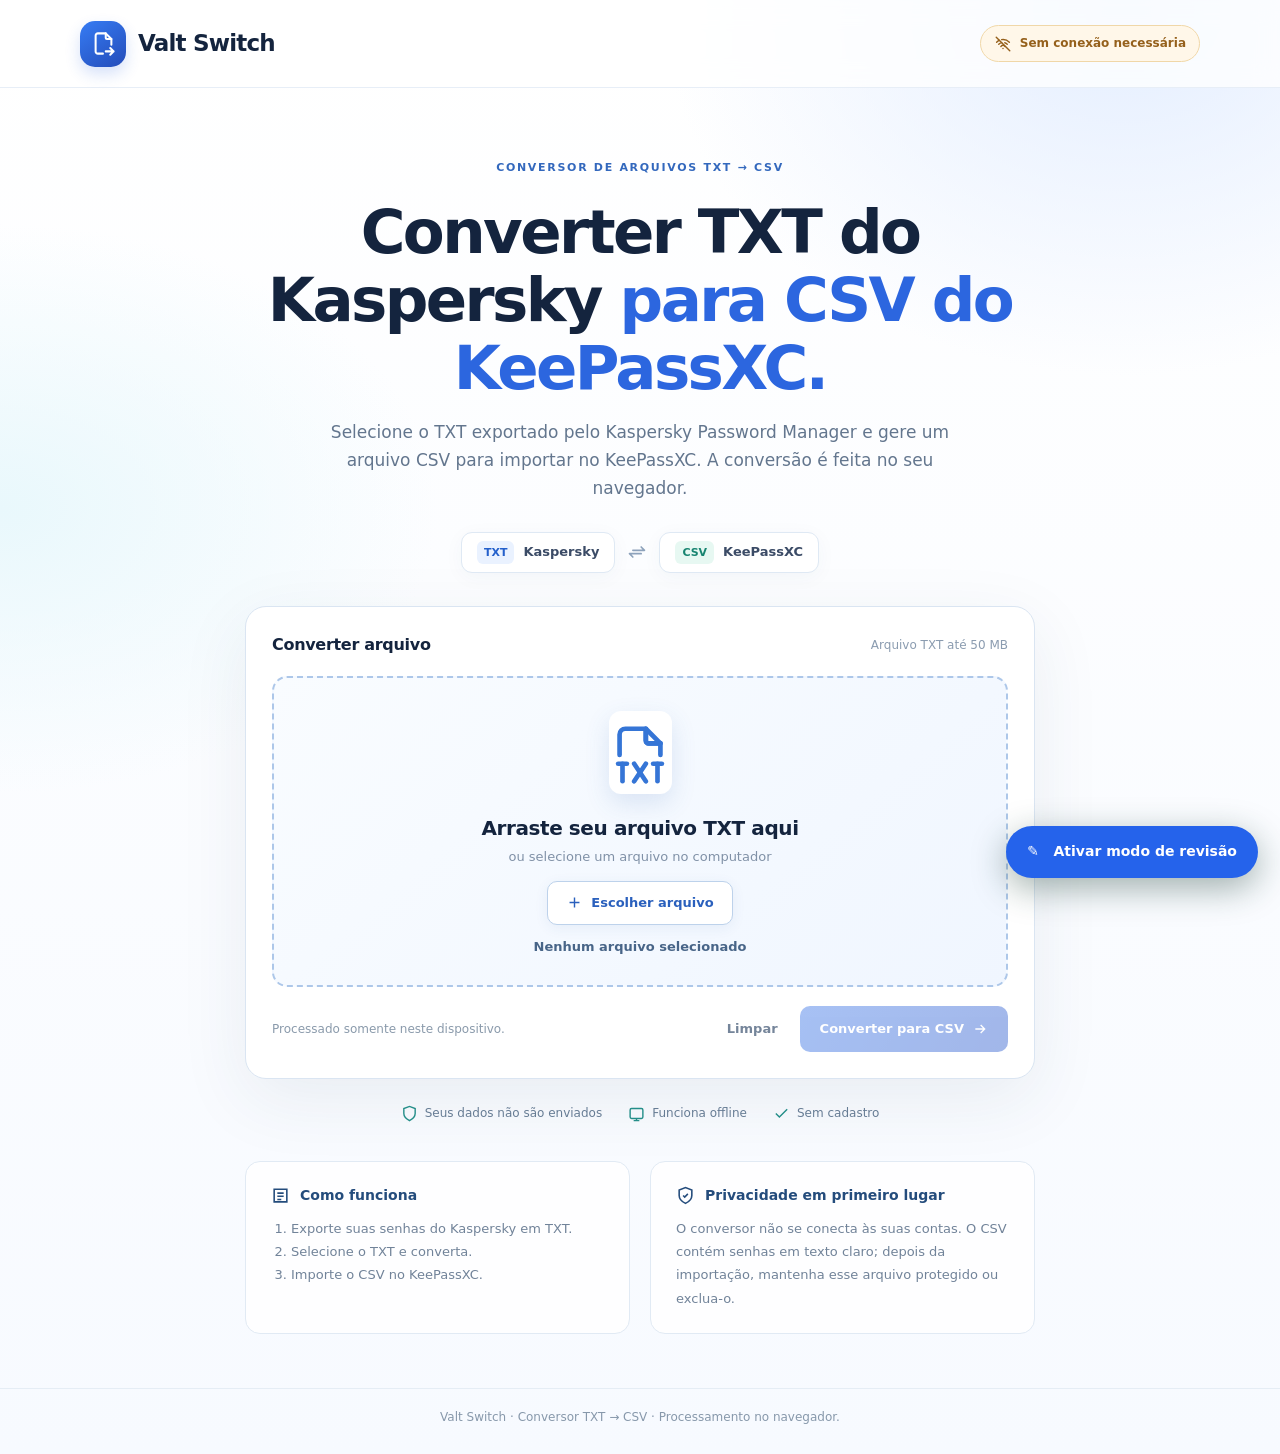
<file: index.html>
<!doctype html>
<html lang="pt-BR">
<head>
<meta charset="UTF-8">
<meta name="viewport" content="width=device-width,initial-scale=1">
<meta name="color-scheme" content="light">
<title>Valt Switch — Kaspersky TXT para KeePassXC CSV</title>
<meta name="description" content="Converta localmente arquivos TXT do Kaspersky Password Manager em CSV para KeePassXC.">
<link rel="stylesheet" href="_review/technolife-review.css">
<script defer src="_review/technolife-review.js" data-project="VAULTSWITCH" data-revision="layout-r3"></script>
<style>
:root{color-scheme:light;--ink:#14243e;--muted:#63768e;--blue:#316be4;--stroke:#dce6f2}
*{box-sizing:border-box}
html{scroll-behavior:smooth}
body{margin:0;font:16px/1.55 system-ui,-apple-system,"Segoe UI",Roboto,sans-serif;color:var(--ink);-webkit-font-smoothing:antialiased}
button,input{font:inherit}button{cursor:pointer}button:disabled{cursor:not-allowed}
.site{min-height:100vh;background:radial-gradient(ellipse 38% 380px at 88% 1%,#e4eeff 0%,transparent 95%),radial-gradient(ellipse 36% 300px at 0% 35%,#e9f8fc 0%,transparent 95%),linear-gradient(#fff,#f7faff)}
.wrap{max-width:1120px;width:calc(100% - 60px);margin:auto}
.topbar{height:88px;background:#ffffffbd;border-bottom:1px solid #e7eef7;backdrop-filter:blur(12px)}
.topbar .wrap{height:100%;display:flex;justify-content:space-between;align-items:center}
.brand{display:flex;align-items:center;gap:12px;color:inherit;text-decoration:none}
.brand-mark{width:46px;height:46px;border-radius:15px;display:grid;place-items:center;background:linear-gradient(145deg,#367cf4,#244cb9);box-shadow:0 7px 15px #265ddd30;color:white}
.brand-mark svg{width:26px;height:26px}.brand strong{font-size:23px;letter-spacing:-.8px;font-weight:800}.brand-mark svg{width:27px;height:27px;stroke-width:1.8}
.offline{display:flex;align-items:center;gap:8px;border:1px solid #f0d7a8;background:#fff7e9;color:#95601b;border-radius:30px;padding:8px 13px;font-size:12px;font-weight:740}.offline svg{display:block;width:18px;height:18px;stroke-width:1.9}

.hero{padding:66px 0 33px;text-align:center}
.eyebrow{font-size:11px;color:#3368bd;font-weight:800;letter-spacing:1.7px;text-transform:uppercase}
.hero h1{font-size:clamp(36px,5.2vw,61px);letter-spacing:-2.6px;line-height:1.12;max-width:850px;margin:19px auto 15px}
.hero h1 em{font-style:normal;color:#2c66df}
.hero p{max-width:645px;margin:auto;color:var(--muted);font-size:17px;line-height:1.65}
.formats{display:flex;justify-content:center;align-items:center;gap:12px;margin:30px auto 0}
.format{display:flex;align-items:center;gap:9px;font-size:13px;font-weight:750;color:#3b4b66;border:1px solid #dfe9f4;background:#fff;border-radius:11px;padding:8px 15px;box-shadow:0 4px 20px #2147650a}
.format b{padding:3px 7px;border-radius:6px;color:#2460cb;background:#eaf2ff;font-size:11px}
.format:last-child b{color:#178470;background:#e7f8f2}
.format-arrow{color:#8da2bb;display:grid}.format-arrow svg{width:20px;height:20px}
.converter-card{max-width:790px;margin:auto;border:1px solid #dae5f2;background:#fff;border-radius:21px;padding:26px;box-shadow:0 20px 70px #253b5b14}
.card-head{display:flex;justify-content:space-between;align-items:center;margin-bottom:18px;gap:8px}
.card-head h2{font-size:16px;letter-spacing:-.3px;margin:0}.card-head span{color:#8b9cb0;font-size:12px}
.drop{min-height:268px;padding:28px 20px;text-align:center;display:flex;flex-direction:column;align-items:center;justify-content:center;background:linear-gradient(140deg,#f9fcff,#f0f6ff);border:2px dashed #adc7e9;border-radius:15px;transition:background .2s,border-color .2s,transform .2s}
.drop.drag,.drop:hover{border-color:#4b84e0;background:#ebf4ff}
.drop.drag{transform:scale(1.004)}
.file-icon{height:98px;width:93px;display:grid;place-items:center;position:relative;color:#3575d6;margin-bottom:9px}
.file-icon:before{content:"";position:absolute;inset:5px 15px 10px;background:white;border-radius:12px;box-shadow:0 9px 25px #3c6db426}
.file-icon svg{z-index:1;width:70px;height:70px;stroke-width:1.6}
.drop strong{font-size:20px;letter-spacing:-.4px}.drop-desc{font-size:13px;color:#8091a7;margin-top:3px}
.file-button{display:inline-flex;align-items:center;justify-content:center;gap:8px;margin-top:14px;padding:11px 18px;background:#fff;border:1px solid #bdd2eb;border-radius:10px;color:#2a60bd;font-weight:750;font-size:13px;box-shadow:0 3px 14px #25559912;cursor:pointer}
.file-button:hover{box-shadow:0 6px 19px #25559924}.file-button svg{width:17px;height:17px}
.file-button:focus-within{outline:3px solid #97beff;outline-offset:2px}
input[type=file]{position:absolute;width:1px;height:1px;opacity:0;pointer-events:none}
.file-name{max-width:100%;overflow-wrap:anywhere;margin:12px 0 0;color:#486588;font-weight:650;font-size:13px}
.action-row{margin-top:19px;display:flex;align-items:center;justify-content:space-between;gap:14px}
.action-row .hint{font-size:12px;color:#8a9aab}
.actions{display:flex;gap:10px;align-items:center}
.primary-action{background:linear-gradient(120deg,#326fe6,#2858cd);border:0;color:white;border-radius:10px;padding:13px 20px;font-size:13px;font-weight:750;display:flex;gap:8px;align-items:center;box-shadow:0 9px 20px #2b60d02b}
.primary-action:hover:not(:disabled){background:#2554c8}.primary-action:disabled{opacity:.43;box-shadow:none}.primary-action svg{width:16px;height:16px}
.reset-action{padding:10px 12px;border:0;background:transparent;color:#75859a;font-size:13px;font-weight:700}.reset-action:hover{background:#f3f7fd;border-radius:8px}
.status{margin-top:17px;padding:13px 16px;border-radius:11px;font-size:13px;background:#edf4fb;color:#35516e}
.status.ok{background:#e8f8ef;color:#11643e}.status.bad{background:#ffefed;color:#a42c2c}
.status[hidden],.details[hidden]{display:none}.details{margin-top:10px;padding:10px 15px;border:1px solid #e4ebf4;background:#fbfdff;border-radius:10px;font-size:13px;color:#566c87}.details ul{margin:4px 0;padding-left:20px}
.benefits{max-width:830px;margin:25px auto 38px;display:flex;justify-content:center;gap:26px;flex-wrap:wrap;color:#667c94;font-size:12px}
.benefits span{display:flex;gap:7px;align-items:center}.benefits svg{width:17px;height:17px;color:#248e89}
.info-grid{max-width:790px;margin:0 auto 54px;display:grid;grid-template-columns:1fr 1fr;gap:20px}
.info-card{background:#fffd;border:1px solid #e1eaf4;border-radius:15px;padding:23px 25px}
.info-card h2{display:flex;align-items:center;gap:10px;font-size:14px;color:#244c7c;margin:0}
.info-card h2 svg{width:19px;height:19px}.info-card p,.info-card ol{font-size:13px;color:#718399;line-height:1.8;margin:10px 0 0}.info-card ol{padding-left:20px}
footer{border-top:1px solid #e5edf5;text-align:center;color:#8798ab;font-size:12px;padding:19px 0 27px}
button:focus-visible,.file-button:focus-visible{outline:3px solid #9ac0ff;outline-offset:3px}
@media(max-width:650px){.topbar{height:72px}.wrap{width:calc(100% - 32px)}.hero{padding:44px 0 30px}.hero h1{font-size:clamp(34px,9vw,45px);letter-spacing:-1.5px}.hero p{font-size:15px}.converter-card{padding:15px;border-radius:17px}.drop{min-height:255px;padding:23px 12px}.action-row{flex-direction:column;align-items:stretch}.actions{flex-direction:column-reverse;align-items:stretch}.primary-action,.reset-action{justify-content:center;width:100%}.action-row .hint{text-align:center}.formats{gap:5px}.format{gap:5px;padding:7px 9px;font-size:11px}.format b{font-size:10px}.info-grid{grid-template-columns:1fr;gap:14px}.benefits{gap:12px}.offline{padding:10px}.offline span{display:none}.offline svg{width:18px;height:18px}}
@media(prefers-reduced-motion:reduce){*{transition:none!important}}
</style>
</head>
<body>
<div class="site">
<header class="topbar"><div class="wrap">
<a class="brand" href="#conteudo" aria-label="Valt Switch — ir ao conversor"><span class="brand-mark"><svg aria-hidden="true" focusable="false"
  xmlns="http://www.w3.org/2000/svg"
  width="24"
  height="24"
  viewBox="0 0 24 24"
  fill="none"
  stroke="currentColor"
  stroke-width="2"
  stroke-linecap="round"
  stroke-linejoin="round"
>
  <path d="M14 3v4a1 1 0 0 0 1 1h4" />
  <path d="M11.5 21h-4.5a2 2 0 0 1 -2 -2v-14a2 2 0 0 1 2 -2h7l5 5v5m-5 6h7m-3 -3l3 3l-3 3" />
</svg>
</span><strong>Valt Switch</strong></a>
<span class="offline" aria-label="Sem internet necessária"><svg aria-hidden="true" focusable="false"
  xmlns="http://www.w3.org/2000/svg"
  width="24"
  height="24"
  viewBox="0 0 24 24"
  fill="none"
  stroke="currentColor"
  stroke-width="2"
  stroke-linecap="round"
  stroke-linejoin="round"
>
  <path d="M12 18l.01 0" />
  <path d="M9.172 15.172a4 4 0 0 1 5.656 0" />
  <path d="M6.343 12.343a7.963 7.963 0 0 1 3.864 -2.14m4.163 .155a7.965 7.965 0 0 1 3.287 2" />
  <path d="M3.515 9.515a12 12 0 0 1 3.544 -2.455m3.101 -.92a12 12 0 0 1 10.325 3.374" />
  <path d="M3 3l18 18" />
</svg>
<span>Sem conexão necessária</span></span>
</div></header>
<main id="conteudo" class="wrap">
<section class="hero" aria-labelledby="hero-title">
<span class="eyebrow">Conversor de arquivos TXT → CSV</span>
<h1 id="hero-title">Converter TXT do Kaspersky <em>para CSV do KeePassXC.</em></h1>
<p>Selecione o TXT exportado pelo Kaspersky Password Manager e gere um arquivo CSV para importar no KeePassXC. A conversão é feita no seu navegador.</p>
<div class="formats" aria-label="Origem TXT Kaspersky, destino CSV KeePassXC">
<span class="format"><b>TXT</b> Kaspersky</span>
<span class="format-arrow" aria-hidden="true"><svg aria-hidden="true" focusable="false"
  xmlns="http://www.w3.org/2000/svg"
  width="24"
  height="24"
  viewBox="0 0 24 24"
  fill="none"
  stroke="currentColor"
  stroke-width="2"
  stroke-linecap="round"
  stroke-linejoin="round"
>
  <path d="M7 10h14l-4 -4" />
  <path d="M17 14h-14l4 4" />
</svg>
</span>
<span class="format"><b>CSV</b> KeePassXC</span>
</div>
</section>
<section class="converter-card" id="converter" aria-labelledby="converter-title">
<div class="card-head"><h2 id="converter-title">Converter arquivo</h2><span>Arquivo TXT até 50 MB</span></div>
<div class="drop" id="drop" data-review-target="upload-area">
<div class="file-icon" aria-hidden="true"><svg aria-hidden="true" focusable="false"
  xmlns="http://www.w3.org/2000/svg"
  width="24"
  height="24"
  viewBox="0 0 24 24"
  fill="none"
  stroke="currentColor"
  stroke-width="2"
  stroke-linecap="round"
  stroke-linejoin="round"
>
  <path d="M14 3v4a1 1 0 0 0 1 1h4" />
  <path d="M14 3v4a1 1 0 0 0 1 1h4" />
  <path d="M16.5 15h3" />
  <path d="M5 12v-7a2 2 0 0 1 2 -2h7l5 5v4" />
  <path d="M4.5 15h3" />
  <path d="M6 15v6" />
  <path d="M18 15v6" />
  <path d="M10 15l4 6" />
  <path d="M10 21l4 -6" />
</svg>
</div>
<strong>Arraste seu arquivo TXT aqui</strong>
<span class="drop-desc">ou selecione um arquivo no computador</span>
<label class="file-button" for="source-file"><svg viewBox="0 0 24 24" fill="none" stroke="currentColor" stroke-width="2" aria-hidden="true"><path d="M12 5v14M5 12h14"/></svg>Escolher arquivo</label>
<input id="source-file" type="file" accept=".txt,text/plain" aria-label="Selecionar TXT exportado pelo Kaspersky">
<p id="filename" class="file-name" aria-live="polite">Nenhum arquivo selecionado</p>
</div>
<div class="action-row">
<span class="hint">Processado somente neste dispositivo.</span>
<div class="actions">
<button id="reset" class="reset-action" type="button">Limpar</button>
<button id="convert" class="primary-action" type="button" disabled><span id="convert-label">Converter para CSV</span> <svg viewBox="0 0 24 24" fill="none" stroke="currentColor" stroke-width="2" aria-hidden="true"><path d="M5 12h14M13 6l6 6-6 6"/></svg></button>
</div>
</div>
<div id="status" class="status" role="status" aria-live="polite" hidden></div>
<div id="details" class="details" hidden></div>
</section>
<div class="benefits" aria-label="Características">
<span><svg viewBox="0 0 24 24" fill="none" stroke="currentColor" stroke-width="2"><path d="M12 22s8-4 8-10V5l-8-3-8 3v7c0 6 8 10 8 10z"/></svg>Seus dados não são enviados</span>
<span><svg viewBox="0 0 24 24" fill="none" stroke="currentColor" stroke-width="2"><rect x="3" y="5" width="18" height="14" rx="2"/><path d="M8 22h8M12 19v3"/></svg>Funciona offline</span>
<span><svg viewBox="0 0 24 24" fill="none" stroke="currentColor" stroke-width="2"><path d="M4 12l5 5L20 6"/></svg>Sem cadastro</span>
</div>
<div class="info-grid">
<section class="info-card"><h2><svg viewBox="0 0 24 24" fill="none" stroke="currentColor" stroke-width="2"><path d="M4 4h16v16H4zM8 9h8M8 13h8M8 17h5"/></svg>Como funciona</h2>
<ol><li>Exporte suas senhas do Kaspersky em TXT.</li><li>Selecione o TXT e converta.</li><li>Importe o CSV no KeePassXC.</li></ol>
</section>
<section class="info-card"><h2><svg viewBox="0 0 24 24" fill="none" stroke="currentColor" stroke-width="2"><path d="M12 22s8-4 8-10V5l-8-3-8 3v7c0 6 8 10 8 10z"/><path d="m9 12 2 2 4-4"/></svg>Privacidade em primeiro lugar</h2>
<p>O conversor não se conecta às suas contas. O CSV contém senhas em texto claro; depois da importação, mantenha esse arquivo protegido ou exclua-o.</p></section>
</div>
</main>
<footer>Valt Switch · Conversor TXT → CSV · Processamento no navegador.</footer>
</div>
<script>(function initializeVaultSwitchKasperskyParser(globalScope, factory) {
  "use strict";

  const api = factory();

  if (typeof module === "object" && module.exports) {
    module.exports = api;
  }

  if (globalScope) {
    globalScope.VaultSwitchKasperskyParser = api;
  }
})(typeof globalThis === "undefined" ? this : globalThis, function createParserApi() {
  "use strict";

  const DEFAULT_MAX_BYTES = 50 * 1024 * 1024;

  const SECTION_DEFINITIONS = Object.freeze({
    Websites: Object.freeze({
      type: "website",
      group: "Websites",
      structuralField: "Website name",
      fields: Object.freeze([
        "Website name",
        "Website URL",
        "Login name",
        "Login",
        "Password",
        "Comment",
      ]),
      mapping: Object.freeze({
        title: "Website name",
        accountName: "Login name",
        username: "Login",
        password: "Password",
        url: "Website URL",
        notes: "Comment",
      }),
    }),
    Applications: Object.freeze({
      type: "application",
      group: "Applications",
      structuralField: "Application",
      fields: Object.freeze([
        "Application",
        "Login name",
        "Login",
        "Password",
        "Comment",
      ]),
      mapping: Object.freeze({
        title: "Application",
        accountName: "Login name",
        username: "Login",
        password: "Password",
        notes: "Comment",
      }),
    }),
    "Other Accounts": Object.freeze({
      type: "other",
      group: "Other Accounts",
      structuralField: "Account name",
      fields: Object.freeze([
        "Account name",
        "Login name",
        "Login",
        "Password",
        "Comment",
      ]),
      mapping: Object.freeze({
        title: "Account name",
        accountName: "Login name",
        username: "Login",
        password: "Password",
        notes: "Comment",
      }),
    }),
  });

  const RECOGNIZED_SECTION_NAMES = Object.freeze(Object.keys(SECTION_DEFINITIONS));
  const RECOGNIZED_SECTION_SET = new Set(RECOGNIZED_SECTION_NAMES);
  const RECOGNIZED_FIELD_SET = new Set(
    RECOGNIZED_SECTION_NAMES.flatMap((name) => SECTION_DEFINITIONS[name].fields),
  );
  const UNSUPPORTED_SECTION_NAMES = new Set(["Notes"]);
  const UNSUPPORTED_LOCALE_HEADERS = new Set(["Sites"]);

  function createResultState() {
    return {
      records: [],
      diagnostics: [],
      blockedRecords: 0,
      unknownSections: 0,
    };
  }

  function addDiagnostic(state, code, severity, coordinates) {
    const diagnostic = { code, severity };

    if (coordinates) {
      for (const key of ["section", "recordIndex", "field"]) {
        if (coordinates[key] !== undefined) {
          diagnostic[key] = coordinates[key];
        }
      }
    }

    state.diagnostics.push(diagnostic);
    return diagnostic;
  }

  function finishResult(state) {
    const diagnosticsByCode = Object.create(null);
    let errors = 0;
    let warnings = 0;

    for (const diagnostic of state.diagnostics) {
      diagnosticsByCode[diagnostic.code] = (diagnosticsByCode[diagnostic.code] || 0) + 1;
      if (diagnostic.severity === "error") {
        errors += 1;
      } else {
        warnings += 1;
      }
    }

    const websites = state.records.filter((record) => record.type === "website").length;
    const applications = state.records.filter((record) => record.type === "application").length;
    const otherAccounts = state.records.filter((record) => record.type === "other").length;

    return {
      blocked: errors > 0,
      records: state.records,
      diagnostics: state.diagnostics,
      counts: {
        supportedRecords: state.records.length,
        blockedRecords: state.blockedRecords,
        websites,
        applications,
        otherAccounts,
        unknownSections: state.unknownSections,
        errors,
        warnings,
        diagnosticsByCode,
      },
    };
  }

  function resultWithError(code) {
    const state = createResultState();
    addDiagnostic(state, code, "error");
    return finishResult(state);
  }

  function toByteView(input) {
    if (input instanceof Uint8Array) {
      return new Uint8Array(input.buffer, input.byteOffset, input.byteLength);
    }

    if (input instanceof ArrayBuffer) {
      return new Uint8Array(input);
    }

    throw new TypeError("Input must be an ArrayBuffer or Uint8Array.");
  }

  function startsWith(bytes, prefix) {
    if (bytes.length < prefix.length) {
      return false;
    }

    return prefix.every((value, index) => bytes[index] === value);
  }

  function decodeBytes(input, maxBytes) {
    const bytes = toByteView(input);

    if (bytes.byteLength === 0) {
      return { error: "EMPTY_FILE" };
    }

    if (bytes.byteLength > maxBytes) {
      return { error: "FILE_TOO_LARGE" };
    }

    if (
      startsWith(bytes, [0xff, 0xfe]) ||
      startsWith(bytes, [0xfe, 0xff]) ||
      startsWith(bytes, [0x00, 0x00, 0xfe, 0xff])
    ) {
      return { error: "ENCODING_UNSUPPORTED" };
    }

    const hasUtf8Bom = startsWith(bytes, [0xef, 0xbb, 0xbf]);
    const payload = hasUtf8Bom ? bytes.subarray(3) : bytes;
    let text;

    try {
      text = new TextDecoder("utf-8", { fatal: true, ignoreBOM: true }).decode(payload);
    } catch (_error) {
      return { error: "INVALID_UTF8" };
    }

    if (text.length === 0 || text.trim().length === 0) {
      return { error: "EMPTY_FILE" };
    }

    if (/\r(?!\r?\n)/u.test(text)) {
      return { error: "INVALID_LINE_ENDING" };
    }

    return {
      text: text
        .replace(/\r\r\n/gu, "\n")
        .replace(/\r\n/gu, "\n"),
    };
  }

  function createRecordState(section, definition, index) {
    return {
      section,
      definition,
      index,
      values: Object.create(null),
      seen: new Set(),
      hasContent: false,
      hasError: false,
      commentOpen: false,
      commentLines: [],
    };
  }

  function isCompleteForBlankBoundary(record) {
    if (!record || record.hasError) {
      return false;
    }

    return (
      record.definition.fields.every((field) => record.seen.has(field)) &&
      record.values[record.definition.structuralField] !== ""
    );
  }

  function lineUsesField(line, field) {
    const colonIndex = line.indexOf(":");
    return colonIndex >= 0 && line.slice(0, colonIndex) === field;
  }

  function looksLikeCompleteRecordStart(lines, lineIndex, definition) {
    if (!definition || !lineUsesField(lines[lineIndex], definition.structuralField)) {
      return false;
    }

    for (let offset = 0; offset < definition.fields.length; offset += 1) {
      if (!lineUsesField(lines[lineIndex + offset] || "", definition.fields[offset])) {
        return false;
      }
    }

    return true;
  }

  function buildLineLookahead(lines) {
    const nextNonBlankIndex = new Int32Array(lines.length + 1);
    const nextSectionEvidenceIndex = new Int32Array(lines.length + 1);
    const nextRecognizedSectionIndex = new Int32Array(lines.length + 1);

    nextNonBlankIndex.fill(-1);
    nextSectionEvidenceIndex.fill(-1);
    nextRecognizedSectionIndex.fill(-1);

    for (let index = lines.length - 1; index >= 0; index -= 1) {
      const line = lines[index];
      nextNonBlankIndex[index] = line !== ""
        ? index
        : nextNonBlankIndex[index + 1];
      nextSectionEvidenceIndex[index] = line !== "" && line.trim() !== "---"
        ? index
        : nextSectionEvidenceIndex[index + 1];
      nextRecognizedSectionIndex[index] = RECOGNIZED_SECTION_SET.has(line)
        ? index
        : nextRecognizedSectionIndex[index + 1];
    }

    return {
      nextNonBlankIndex,
      nextSectionEvidenceIndex,
      nextRecognizedSectionIndex,
    };
  }

  function nextNonBlankLine(lines, lookahead, startIndex) {
    const index = lookahead.nextNonBlankIndex[startIndex];
    return index === -1 ? undefined : { index, line: lines[index] };
  }

  function hasRecognizedSectionAhead(lookahead, startIndex) {
    return lookahead.nextRecognizedSectionIndex[startIndex] !== -1;
  }

  function looksLikeUnknownSection(lines, lookahead, lineIndex) {
    const line = lines[lineIndex];
    if (!line || line.includes(":") || line.trim() === "---") {
      return false;
    }

    const candidateIndex = lookahead.nextSectionEvidenceIndex[lineIndex + 1];
    if (candidateIndex === -1) {
      return false;
    }

    const candidate = lines[candidateIndex];
    if (
      RECOGNIZED_SECTION_SET.has(candidate) ||
      UNSUPPORTED_SECTION_NAMES.has(candidate) ||
      UNSUPPORTED_LOCALE_HEADERS.has(candidate)
    ) {
      return false;
    }

    return candidate.indexOf(":") > 0;
  }

  function startsUnknownBlock(lines, lookahead, lineIndex) {
    const line = lines[lineIndex];

    if (
      !line ||
      line.includes(":") ||
      line.trim() === "---" ||
      RECOGNIZED_SECTION_SET.has(line) ||
      UNSUPPORTED_SECTION_NAMES.has(line) ||
      UNSUPPORTED_LOCALE_HEADERS.has(line)
    ) {
      return false;
    }

    return (
      looksLikeUnknownSection(lines, lookahead, lineIndex) ||
      hasRecognizedSectionAhead(lookahead, lineIndex + 1)
    );
  }

  function startsDefiniteUnknownSection(lines, lookahead, lineIndex) {
    const line = lines[lineIndex];
    if (!line || line.includes(":") || line.trim() === "---") {
      return false;
    }

    const candidateIndex = lookahead.nextSectionEvidenceIndex[lineIndex + 1];
    if (candidateIndex === -1) {
      return false;
    }

    const candidate = lines[candidateIndex];
    const colonIndex = candidate.indexOf(":");
    if (colonIndex <= 0) {
      return false;
    }

    return !RECOGNIZED_FIELD_SET.has(candidate.slice(0, colonIndex));
  }

  function parseKasperskyTxtBytes(input, options) {
    const configuredMaxBytes = options && options.maxBytes !== undefined
      ? options.maxBytes
      : DEFAULT_MAX_BYTES;

    if (!Number.isSafeInteger(configuredMaxBytes) || configuredMaxBytes <= 0) {
      throw new RangeError("maxBytes must be a positive safe integer.");
    }

    const decoded = decodeBytes(input, configuredMaxBytes);
    if (decoded.error) {
      return resultWithError(decoded.error);
    }

    const state = createResultState();
    const lines = decoded.text.split("\n");
    const lookahead = buildLineLookahead(lines);
    const nextRecordIndex = {
      Websites: 1,
      Applications: 1,
      "Other Accounts": 1,
    };
    let section = null;
    let definition = null;
    let record = null;
    let skippingUnsupportedSection = false;
    let reportedInvalidSectionStart = false;

    function hasCommentBoundaryDecoration(commentLines) {
      if (commentLines.length === 0) {
        return false;
      }

      const lastLine = commentLines[commentLines.length - 1];
      return lastLine === "" || lastLine.trim() === "---";
    }

    function stripCommentBoundaryDecoration(commentLines) {
      let contentEnd = commentLines.length;

      while (contentEnd > 0 && commentLines[contentEnd - 1] === "") {
        contentEnd -= 1;
      }

      if (contentEnd > 0 && commentLines[contentEnd - 1].trim() === "---") {
        contentEnd -= 1;
        while (contentEnd > 0 && commentLines[contentEnd - 1] === "") {
          contentEnd -= 1;
        }
      }

      return commentLines.slice(0, contentEnd);
    }

    function commitCommentLines(stripBoundary) {
      if (!record || !record.commentOpen) {
        return;
      }

      const continuation = stripBoundary
        ? stripCommentBoundaryDecoration(record.commentLines)
        : record.commentLines;

      if (continuation.length > 0) {
        record.values.Comment += `\n${continuation.join("\n")}`;
      }

      record.commentLines = [];
      record.commentOpen = false;
    }

    function sectionStartsCompleteRecord(sectionName, lineIndex) {
      const sectionDefinition = SECTION_DEFINITIONS[sectionName];
      const nextLine = nextNonBlankLine(lines, lookahead, lineIndex + 1);
      return nextLine !== undefined && looksLikeCompleteRecordStart(
        lines,
        nextLine.index,
        sectionDefinition,
      );
    }

    function ensureRecord() {
      if (!record) {
        record = createRecordState(section, definition, nextRecordIndex[section]);
        nextRecordIndex[section] += 1;
      }

      return record;
    }

    function reportRecordError(code, field) {
      const activeRecord = ensureRecord();
      activeRecord.hasError = true;
      const coordinates = {
        section: activeRecord.section,
        recordIndex: activeRecord.index,
      };
      if (field !== undefined) {
        coordinates.field = field;
      }
      addDiagnostic(state, code, "error", coordinates);
    }

    function finalizeRecord(stripCommentBoundary = false) {
      if (!record || !record.hasContent) {
        record = null;
        return;
      }

      commitCommentLines(stripCommentBoundary);

      const recordWarnings = [];

      for (const field of record.definition.fields) {
        if (!record.seen.has(field)) {
          record.hasError = true;
          addDiagnostic(state, "MISSING_FIELD", "error", {
            section: record.section,
            recordIndex: record.index,
            field,
          });
          continue;
        }

        if (record.values[field] !== "") {
          continue;
        }

        const isStructural = field === record.definition.structuralField;
        const severity = isStructural ? "error" : "warning";
        const warning = addDiagnostic(state, "EMPTY_VALUE", severity, {
          section: record.section,
          recordIndex: record.index,
          field,
        });

        if (isStructural) {
          record.hasError = true;
        } else {
          recordWarnings.push(warning);
        }
      }

      if (record.hasError) {
        state.blockedRecords += 1;
        record = null;
        return;
      }

      const mapping = record.definition.mapping;
      state.records.push({
        type: record.definition.type,
        title: record.values[mapping.title],
        accountName: record.values[mapping.accountName],
        username: record.values[mapping.username],
        password: record.values[mapping.password],
        url: mapping.url ? record.values[mapping.url] : "",
        notes: record.values[mapping.notes],
        group: record.definition.group,
        warnings: recordWarnings,
      });

      record = null;
    }

    function enterRecognizedSection(name) {
      finalizeRecord();
      section = name;
      definition = SECTION_DEFINITIONS[name];
      skippingUnsupportedSection = false;
    }

    function enterUnknownSection() {
      finalizeRecord();
      section = null;
      definition = null;
      skippingUnsupportedSection = true;
      state.unknownSections += 1;
      addDiagnostic(state, "UNKNOWN_SECTION", "error");
    }

    for (let lineIndex = 0; lineIndex < lines.length; lineIndex += 1) {
      const line = lines[lineIndex];

      if (record && record.commentOpen) {
        const hasBoundaryDecoration = hasCommentBoundaryDecoration(record.commentLines);
        const startsStructuralRecord = lineUsesField(
          line,
          definition.structuralField,
        );
        const startsCompleteRecord = startsStructuralRecord && looksLikeCompleteRecordStart(
          lines,
          lineIndex,
          definition,
        );
        const recognizedSection = RECOGNIZED_SECTION_SET.has(line);
        const startsCompleteSection = recognizedSection && sectionStartsCompleteRecord(
          line,
          lineIndex,
        );
        const startsUnsupportedSection = UNSUPPORTED_SECTION_NAMES.has(line) ||
          UNSUPPORTED_LOCALE_HEADERS.has(line);
        const startsUnknownSection = startsDefiniteUnknownSection(
          lines,
          lookahead,
          lineIndex,
        ) || (
          record.values.Comment === "" &&
          record.commentLines.every((commentLine) => commentLine === "") &&
          startsUnknownBlock(lines, lookahead, lineIndex)
        );

        if (
          (startsStructuralRecord && (hasBoundaryDecoration || startsCompleteRecord)) ||
          (recognizedSection && (hasBoundaryDecoration || startsCompleteSection)) ||
          (hasBoundaryDecoration && (startsUnsupportedSection || startsUnknownSection))
        ) {
          commitCommentLines(true);
          finalizeRecord();
          lineIndex -= 1;
          continue;
        }

        if (recognizedSection) {
          reportRecordError("AMBIGUOUS_MULTILINE");
        }

        record.commentLines.push(line);
        continue;
      }

      if (RECOGNIZED_SECTION_SET.has(line)) {
        if (record && record.hasContent) {
          reportRecordError("AMBIGUOUS_MULTILINE");
          continue;
        }

        enterRecognizedSection(line);
        continue;
      }

      if (skippingUnsupportedSection) {
        continue;
      }

      if (UNSUPPORTED_SECTION_NAMES.has(line)) {
        finalizeRecord();
        section = null;
        definition = null;
        skippingUnsupportedSection = true;
        state.unknownSections += 1;
        addDiagnostic(state, "UNKNOWN_SECTION", "error", { section: line });
        continue;
      }

      if (UNSUPPORTED_LOCALE_HEADERS.has(line)) {
        finalizeRecord();
        section = null;
        definition = null;
        skippingUnsupportedSection = true;
        addDiagnostic(state, "UNSUPPORTED_LOCALE", "error", { section: line });
        continue;
      }

      if (line.trim() === "---") {
        if (definition) {
          finalizeRecord();
        }
        continue;
      }

      if (line === "") {
        if (!record || !record.hasContent) {
          continue;
        }

        const nextLine = nextNonBlankLine(lines, lookahead, lineIndex + 1);
        if (
          nextLine !== undefined &&
          lineUsesField(nextLine.line, definition.structuralField)
        ) {
          if (!isCompleteForBlankBoundary(record)) {
            reportRecordError("AMBIGUOUS_RECORD_BOUNDARY");
          }
          finalizeRecord();
        } else if (
          nextLine !== undefined &&
          RECOGNIZED_SECTION_SET.has(nextLine.line)
        ) {
          if (!isCompleteForBlankBoundary(record)) {
            reportRecordError("AMBIGUOUS_RECORD_BOUNDARY");
          }
          finalizeRecord();
        } else if (
          nextLine !== undefined &&
          startsUnknownBlock(lines, lookahead, nextLine.index)
        ) {
          if (!isCompleteForBlankBoundary(record)) {
            reportRecordError("AMBIGUOUS_RECORD_BOUNDARY");
          }
          finalizeRecord();
        }
        continue;
      }

      if (!definition) {
        if (
          startsUnknownBlock(lines, lookahead, lineIndex) ||
          hasRecognizedSectionAhead(lookahead, lineIndex + 1)
        ) {
          enterUnknownSection();
        } else if (line.includes(":") && !reportedInvalidSectionStart) {
          addDiagnostic(state, "INVALID_SECTION", "error");
          reportedInvalidSectionStart = true;
        }
        continue;
      }

      if (!record && startsUnknownBlock(lines, lookahead, lineIndex)) {
        enterUnknownSection();
        continue;
      }

      if (
        record &&
        isCompleteForBlankBoundary(record) &&
        looksLikeUnknownSection(lines, lookahead, lineIndex)
      ) {
        enterUnknownSection();
        continue;
      }

      const activeRecord = ensureRecord();
      activeRecord.hasContent = true;
      const colonIndex = line.indexOf(":");

      if (colonIndex <= 0) {
        reportRecordError("AMBIGUOUS_MULTILINE");
        continue;
      }

      const field = line.slice(0, colonIndex);
      const rawValue = line.slice(colonIndex + 1);
      const value = rawValue.startsWith(" ") ? rawValue.slice(1) : rawValue;

      if (!definition.fields.includes(field)) {
        reportRecordError("UNKNOWN_FIELD");
        continue;
      }

      if (activeRecord.seen.has(field)) {
        reportRecordError("DUPLICATE_FIELD", field);
        continue;
      }

      activeRecord.seen.add(field);
      activeRecord.values[field] = value;
      if (field === "Comment") {
        activeRecord.commentOpen = true;
      }
    }

    finalizeRecord(true);

    if (state.records.length === 0 && state.blockedRecords === 0) {
      addDiagnostic(state, "NO_SUPPORTED_RECORDS", "error");
    }

    return finishResult(state);
  }

  return Object.freeze({
    DEFAULT_MAX_BYTES,
    parseKasperskyTxtBytes,
  });
});
</script>
<script>(function initializeVaultSwitchKeePassXcCsv(globalScope, factory) {
  "use strict";

  const api = factory();

  if (typeof module === "object" && module.exports) {
    module.exports = api;
  }

  if (globalScope) {
    globalScope.VaultSwitchKeePassXcCsv = api;
  }
})(typeof globalThis === "undefined" ? this : globalThis, function createCsvApi() {
  "use strict";

  const DEFAULT_MAX_CSV_BYTES = 100 * 1024 * 1024;
  const CSV_COLUMNS = Object.freeze([
    "Group",
    "Title",
    "Username",
    "Password",
    "URL",
    "Notes",
  ]);
  const RECORD_STRING_FIELDS = Object.freeze([
    "type",
    "title",
    "accountName",
    "username",
    "password",
    "url",
    "notes",
    "group",
  ]);
  const REQUIRED_COUNT_FIELDS = Object.freeze([
    "supportedRecords",
    "blockedRecords",
    "websites",
    "applications",
    "otherAccounts",
    "unknownSections",
    "errors",
    "warnings",
  ]);
  const ALLOWED_SOURCE_DIAGNOSTIC_CODES = new Set([
    "EMPTY_FILE",
    "FILE_TOO_LARGE",
    "ENCODING_UNSUPPORTED",
    "INVALID_UTF8",
    "INVALID_LINE_ENDING",
    "UNSUPPORTED_LOCALE",
    "UNKNOWN_SECTION",
    "INVALID_SECTION",
    "AMBIGUOUS_RECORD_BOUNDARY",
    "MISSING_FIELD",
    "EMPTY_VALUE",
    "DUPLICATE_FIELD",
    "UNKNOWN_FIELD",
    "AMBIGUOUS_MULTILINE",
    "NO_SUPPORTED_RECORDS",
  ]);

  function isObject(value) {
    return value !== null && typeof value === "object" && !Array.isArray(value);
  }

  function isNonNegativeSafeInteger(value) {
    return Number.isSafeInteger(value) && value >= 0;
  }

  function createDiagnostic(code, coordinates) {
    const diagnostic = { code, severity: "error" };

    if (coordinates && coordinates.recordIndex !== undefined) {
      diagnostic.recordIndex = coordinates.recordIndex;
    }
    if (coordinates && coordinates.field !== undefined) {
      diagnostic.field = coordinates.field;
    }

    return diagnostic;
  }

  function failure(code, sourceRecords, coordinates) {
    return {
      blocked: true,
      diagnostics: [createDiagnostic(code, coordinates)],
      counts: {
        sourceRecords,
        exportedRecords: 0,
        outputBytes: 0,
      },
    };
  }

  function resolveMaxBytes(options) {
    if (options === undefined || options === null) {
      return DEFAULT_MAX_CSV_BYTES;
    }

    if (!isObject(options)) {
      throw new RangeError("options must be an object when provided.");
    }

    if (options.maxBytes === undefined) {
      return DEFAULT_MAX_CSV_BYTES;
    }

    if (!Number.isSafeInteger(options.maxBytes) || options.maxBytes <= 0) {
      throw new RangeError("maxBytes must be a positive safe integer.");
    }

    return options.maxBytes;
  }

  function inspectSourceDiagnostics(diagnostics) {
    if (!Array.isArray(diagnostics)) {
      return undefined;
    }

    const byCode = Object.create(null);
    let errors = 0;
    let warnings = 0;

    for (const diagnostic of diagnostics) {
      if (
        !isObject(diagnostic) ||
        !ALLOWED_SOURCE_DIAGNOSTIC_CODES.has(diagnostic.code) ||
        (diagnostic.severity !== "error" && diagnostic.severity !== "warning")
      ) {
        return undefined;
      }

      byCode[diagnostic.code] = (byCode[diagnostic.code] || 0) + 1;
      if (diagnostic.severity === "error") {
        errors += 1;
      } else {
        warnings += 1;
      }
    }

    return { byCode, errors, warnings };
  }

  function diagnosticsByCodeMatch(actual, expected) {
    if (!isObject(actual)) {
      return false;
    }

    const actualCodes = Object.keys(actual);
    const expectedCodes = Object.keys(expected);
    if (actualCodes.length !== expectedCodes.length) {
      return false;
    }

    return expectedCodes.every(
      (code) => isNonNegativeSafeInteger(actual[code]) && actual[code] === expected[code],
    );
  }

  function countsMatchSource(counts, records, diagnosticSummary) {
    if (!isObject(counts)) {
      return false;
    }

    if (!REQUIRED_COUNT_FIELDS.every((field) => isNonNegativeSafeInteger(counts[field]))) {
      return false;
    }

    const websites = records.filter((record) => record && record.type === "website").length;
    const applications = records.filter(
      (record) => record && record.type === "application",
    ).length;
    const otherAccounts = records.filter((record) => record && record.type === "other").length;

    return (
      counts.supportedRecords === records.length &&
      counts.websites === websites &&
      counts.applications === applications &&
      counts.otherAccounts === otherAccounts &&
      websites + applications + otherAccounts === records.length &&
      counts.errors === diagnosticSummary.errors &&
      counts.warnings === diagnosticSummary.warnings &&
      diagnosticsByCodeMatch(counts.diagnosticsByCode, diagnosticSummary.byCode)
    );
  }

  function invalidRecordCoordinates(record, recordIndex) {
    if (!isObject(record)) {
      return { recordIndex };
    }

    for (const field of RECORD_STRING_FIELDS) {
      if (typeof record[field] !== "string") {
        return { recordIndex, field };
      }
    }

    if (!Array.isArray(record.warnings)) {
      return { recordIndex, field: "warnings" };
    }

    if (record.title === "") {
      return { recordIndex, field: "title" };
    }

    if (
      record.type !== "website" &&
      record.type !== "application" &&
      record.type !== "other"
    ) {
      return { recordIndex, field: "type" };
    }

    if (
      (record.type === "website" && record.group !== "Websites") ||
      (record.type === "application" && record.group !== "Applications") ||
      (record.type === "other" && record.group !== "Other Accounts")
    ) {
      return { recordIndex, field: "group" };
    }

    return undefined;
  }

  function quoteCsvField(value) {
    return `"${value.replace(/"/gu, '""')}"`;
  }

  function csvRow(values) {
    return values.map(quoteCsvField).join(",");
  }

  function valuesForRecord(record) {
    return [
      record.group,
      record.title,
      record.username,
      record.password,
      record.url,
      // Preserve Kaspersky's separate Login name without changing Username.
      // JSON quoting makes embedded newlines, quotes and backslashes readable
      // and unambiguous; the original Comment follows intact.
      record.accountName === "" ? record.notes :
        "Login name (Kaspersky): " + JSON.stringify(record.accountName) +
        (record.notes === "" ? "" : "\n\n" + record.notes),
    ];
  }

  function serializeKeePassXcCsv(parseResult, options) {
    const maxBytes = resolveMaxBytes(options);
    const sourceRecords = isObject(parseResult) && Array.isArray(parseResult.records)
      ? parseResult.records.length
      : 0;

    if (!isObject(parseResult) || typeof parseResult.blocked !== "boolean") {
      return failure("INVALID_SOURCE_RESULT", sourceRecords);
    }

    if (parseResult.blocked) {
      return failure("SOURCE_BLOCKED", sourceRecords);
    }

    if (!Array.isArray(parseResult.records) || parseResult.records.length === 0) {
      return failure("INVALID_SOURCE_RESULT", sourceRecords);
    }

    const diagnosticSummary = inspectSourceDiagnostics(parseResult.diagnostics);
    if (!diagnosticSummary) {
      return failure("INVALID_SOURCE_RESULT", sourceRecords);
    }

    for (let index = 0; index < parseResult.records.length; index += 1) {
      const invalidCoordinates = invalidRecordCoordinates(parseResult.records[index], index + 1);
      if (invalidCoordinates) {
        return failure("INVALID_RECORD", sourceRecords, invalidCoordinates);
      }
    }

    if (!countsMatchSource(parseResult.counts, parseResult.records, diagnosticSummary)) {
      return failure("INVALID_SOURCE_RESULT", sourceRecords);
    }

    if (
      diagnosticSummary.errors > 0 ||
      parseResult.counts.blockedRecords > 0 ||
      parseResult.counts.unknownSections > 0
    ) {
      return failure("SOURCE_BLOCKED", sourceRecords);
    }

    const encoder = new TextEncoder();
    const rows = [csvRow(CSV_COLUMNS)];
    let estimatedBytes = encoder.encode(rows[0]).byteLength;

    for (const record of parseResult.records) {
      const row = csvRow(valuesForRecord(record));
      estimatedBytes += 2 + encoder.encode(row).byteLength;
      if (estimatedBytes > maxBytes) {
        return failure("CSV_TOO_LARGE", sourceRecords);
      }
      rows.push(row);
    }

    const csvBytes = encoder.encode(rows.join("\r\n"));
    if (csvBytes.byteLength > maxBytes) {
      return failure("CSV_TOO_LARGE", sourceRecords);
    }

    const diagnostics = diagnosticSummary.warnings > 0
      ? [{ code: "SOURCE_WARNINGS_PRESENT", severity: "warning" }]
      : [];

    return {
      blocked: false,
      csvBytes,
      diagnostics,
      counts: {
        sourceRecords,
        exportedRecords: parseResult.records.length,
        websites: parseResult.counts.websites,
        applications: parseResult.counts.applications,
        otherAccounts: parseResult.counts.otherAccounts,
        sourceWarnings: diagnosticSummary.warnings,
        outputBytes: csvBytes.byteLength,
      },
    };
  }

  return Object.freeze({
    CSV_COLUMNS,
    DEFAULT_MAX_CSV_BYTES,
    serializeKeePassXcCsv,
  });
});
</script>
<script>
(function () {
  "use strict";
  var fileInput = document.getElementById("source-file");
  var convertButton = document.getElementById("convert");
  var resetButton = document.getElementById("reset");
  var dropZone = document.getElementById("drop");
  var filename = document.getElementById("filename");
  var status = document.getElementById("status");
  var details = document.getElementById("details");
  var selectedFile = null;
  var busy = false;

  var messages = {
    EMPTY_FILE: "O arquivo está vazio.",
    FILE_TOO_LARGE: "O arquivo excede o limite de 50 MB.",
    ENCODING_UNSUPPORTED: "A codificação deste TXT não é suportada. Exporte em UTF-8.",
    INVALID_UTF8: "O TXT não está em UTF-8.",
    INVALID_LINE_ENDING: "O TXT contém quebras de linha não reconhecidas.",
    UNSUPPORTED_LOCALE: "Os nomes dos campos do TXT não estão no formato esperado.",
    UNKNOWN_SECTION: "O TXT contém uma categoria ainda não reconhecida.",
    INVALID_SECTION: "A estrutura de uma categoria não foi reconhecida.",
    AMBIGUOUS_RECORD_BOUNDARY: "Não foi possível determinar onde um registro termina.",
    MISSING_FIELD: "Há campos obrigatórios ausentes no TXT.",
    EMPTY_VALUE: "Alguns campos do TXT estão vazios.",
    DUPLICATE_FIELD: "Um registro tem um campo repetido.",
    UNKNOWN_FIELD: "O TXT contém um campo não reconhecido.",
    AMBIGUOUS_MULTILINE: "Não foi possível reconhecer corretamente um comentário.",
    NO_SUPPORTED_RECORDS: "Nenhum registro compatível foi encontrado.",
    ACCOUNT_NAME_UNMAPPED: "Não foi possível incluir o nome da conta.",
    INVALID_SOURCE_RESULT: "Os dados do TXT não puderam ser convertidos.",
    SOURCE_BLOCKED: "A conversão foi interrompida por um problema no TXT.",
    CSV_TOO_LARGE: "O CSV ultrapassou o limite de tamanho.",
    INVALID_RECORD: "Um registro não pôde ser convertido."
  };

  function show(text, type, lines) {
    status.textContent = text;
    status.className = "status" + (type ? " " + type : "");
    status.hidden = false;
    details.replaceChildren();
    if (lines && lines.length) {
      var ul = document.createElement("ul");
      lines.forEach(function (line) {
        var li = document.createElement("li");
        li.textContent = line;
        ul.appendChild(li);
      });
      details.appendChild(ul);
      details.hidden = false;
    } else {
      details.hidden = true;
    }
  }

  function selectFile(file) {
    if (busy) return;
    selectedFile = file || null;
    filename.textContent = selectedFile ? selectedFile.name : "Nenhum arquivo selecionado";
    convertButton.disabled = !selectedFile;
    status.hidden = true;
    details.hidden = true;
  }

  function reset() {
    if (busy) return;
    fileInput.value = "";
    selectFile(null);
  }

  function diagnosticMessages(diagnostics) {
    var unique = new Set();
    (diagnostics || []).forEach(function (d) {
      if (d && d.severity === "error") {
        unique.add(messages[d.code] || "Há um trecho do TXT que não foi reconhecido.");
      }
    });
    return Array.from(unique).slice(0, 6);
  }

  async function fileBytes(file) {
    if (typeof file.arrayBuffer === "function") {
      return new Uint8Array(await file.arrayBuffer());
    }
    return new Promise(function (resolve, reject) {
      var reader = new FileReader();
      reader.onload = function () { resolve(new Uint8Array(reader.result)); };
      reader.onerror = function () { reject(new Error("Falha ao ler arquivo.")); };
      reader.readAsArrayBuffer(file);
    });
  }

  async function convert() {
    if (busy || !selectedFile) return;
    busy = true;
    convertButton.disabled = true;
    document.getElementById("convert-label").textContent = "Convertendo...";
    try {
      if (selectedFile.size > 50 * 1024 * 1024) {
        show(messages.FILE_TOO_LARGE, "bad");
        return;
      }
      var bytes = await fileBytes(selectedFile);
      var parsed = window.VaultSwitchKasperskyParser.parseKasperskyTxtBytes(bytes);
      if (parsed.blocked) {
        show("Não foi possível converter este TXT.", "bad", diagnosticMessages(parsed.diagnostics));
        return;
      }
      var output = window.VaultSwitchKeePassXcCsv.serializeKeePassXcCsv(parsed);
      if (output.blocked || !output.csvBytes) {
        show("Não foi possível gerar o CSV.", "bad", diagnosticMessages(output.diagnostics));
        return;
      }
      var blob = new Blob([output.csvBytes], { type: "text/csv;charset=utf-8" });
      var url = URL.createObjectURL(blob);
      var anchor = document.createElement("a");
      anchor.href = url;
      anchor.download = "VaultSwitch-convertido.csv";
      document.body.appendChild(anchor);
      anchor.click();
      anchor.remove();
      setTimeout(function () { URL.revokeObjectURL(url); }, 30000);
      var counts = parsed.counts;
      var summary = [
        counts.websites + " websites",
        counts.applications + " aplicativos",
        counts.otherAccounts + " outras contas"
      ];
      show("CSV gerado! " + output.counts.exportedRecords + " registros convertidos e download iniciado.", "ok", summary);
    } catch (_error) {
      show("Não foi possível completar a conversão. Confira o TXT e tente novamente.", "bad");
    } finally {
      busy = false;
      document.getElementById("convert-label").textContent = "Converter para CSV";
      convertButton.disabled = !selectedFile;
    }
  }

  fileInput.addEventListener("change", function () { selectFile(fileInput.files[0]); });
  convertButton.addEventListener("click", convert);
  resetButton.addEventListener("click", reset);

  ["dragenter", "dragover"].forEach(function (name) {
    dropZone.addEventListener(name, function (event) {
      event.preventDefault();
      dropZone.classList.add("drag");
    });
  });
  ["dragleave", "drop"].forEach(function (name) {
    dropZone.addEventListener(name, function (event) {
      event.preventDefault();
      dropZone.classList.remove("drag");
    });
  });
  dropZone.addEventListener("drop", function (event) {
    if (!event.dataTransfer || !event.dataTransfer.files.length) return;
    selectFile(event.dataTransfer.files[0]);
  });
})();
</script>
</body>
</html>
</file>
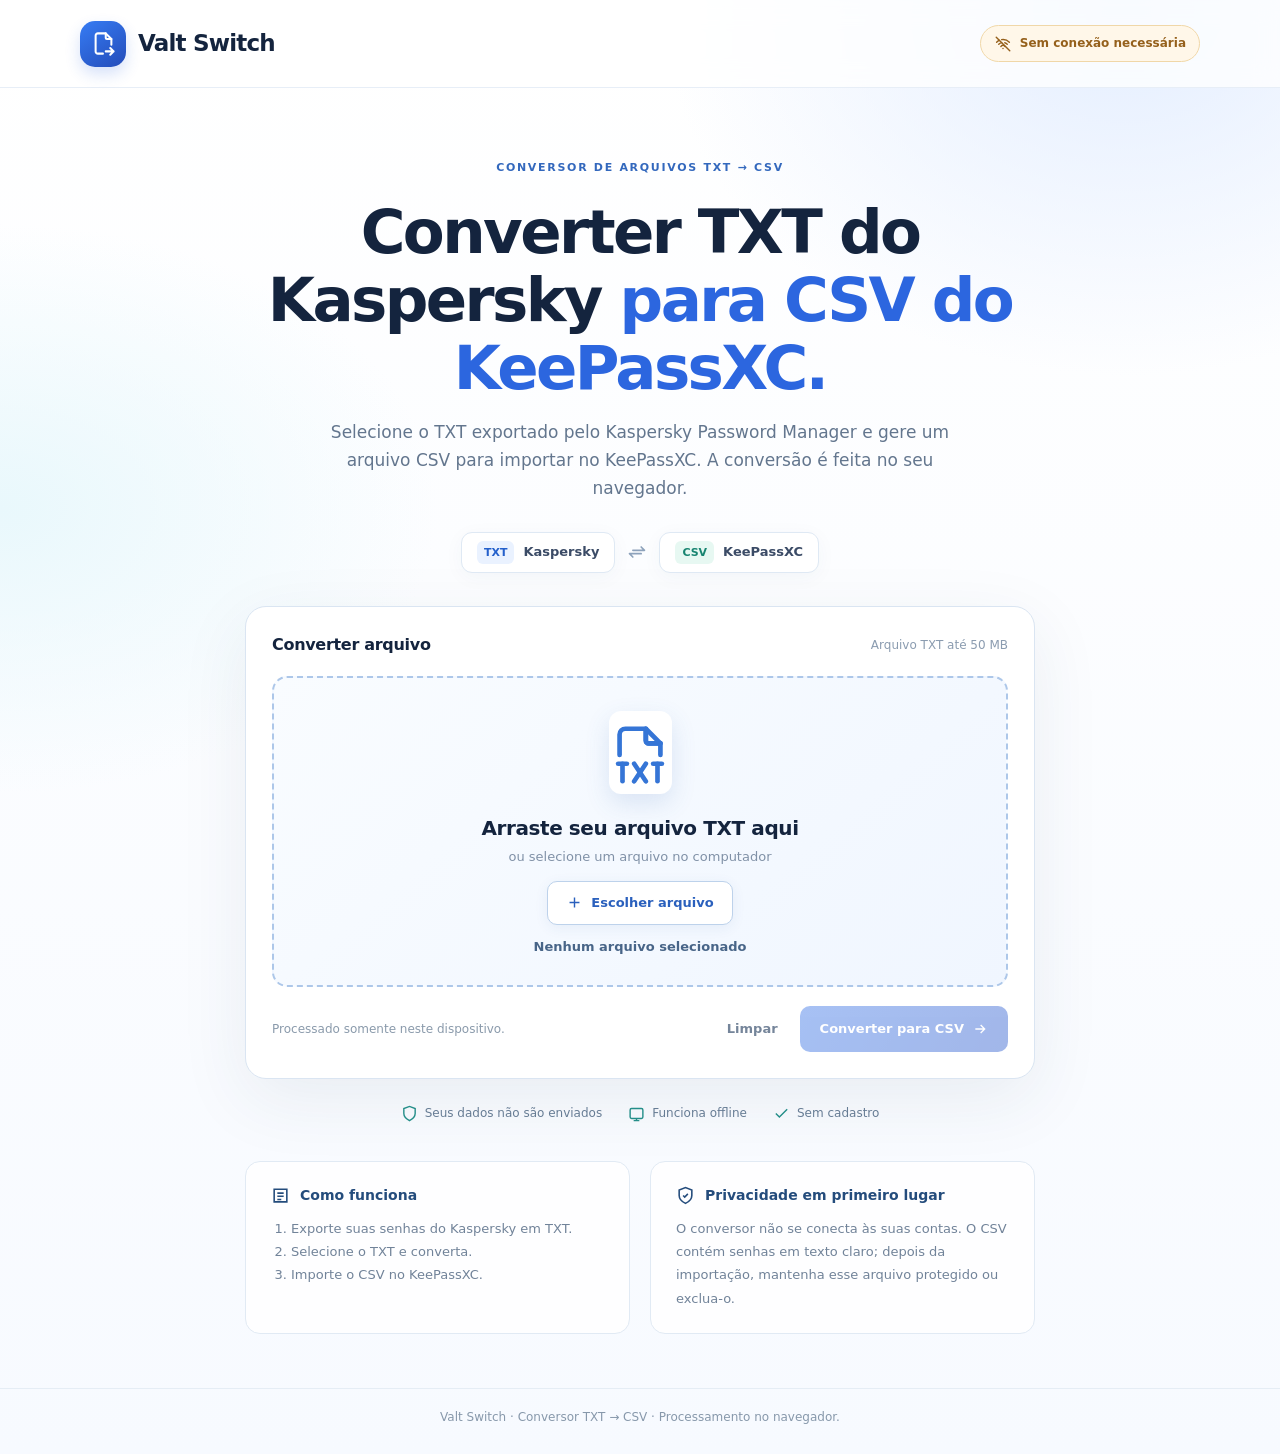
<file: VaultSwitch.html>
<!doctype html>
<html lang="pt-BR">
<head>
<meta charset="UTF-8">
<meta name="viewport" content="width=device-width,initial-scale=1">
<meta name="color-scheme" content="light">
<title>Valt Switch — Kaspersky TXT para KeePassXC CSV</title>
<meta name="description" content="Converta localmente arquivos TXT do Kaspersky Password Manager em CSV para KeePassXC.">
<style>
:root{color-scheme:light;--ink:#14243e;--muted:#63768e;--blue:#316be4;--stroke:#dce6f2}
*{box-sizing:border-box}
html{scroll-behavior:smooth}
body{margin:0;font:16px/1.55 system-ui,-apple-system,"Segoe UI",Roboto,sans-serif;color:var(--ink);-webkit-font-smoothing:antialiased}
button,input{font:inherit}button{cursor:pointer}button:disabled{cursor:not-allowed}
.site{min-height:100vh;background:radial-gradient(ellipse 38% 380px at 88% 1%,#e4eeff 0%,transparent 95%),radial-gradient(ellipse 36% 300px at 0% 35%,#e9f8fc 0%,transparent 95%),linear-gradient(#fff,#f7faff)}
.wrap{max-width:1120px;width:calc(100% - 60px);margin:auto}
.topbar{height:88px;background:#ffffffbd;border-bottom:1px solid #e7eef7;backdrop-filter:blur(12px)}
.topbar .wrap{height:100%;display:flex;justify-content:space-between;align-items:center}
.brand{display:flex;align-items:center;gap:12px;color:inherit;text-decoration:none}
.brand-mark{width:46px;height:46px;border-radius:15px;display:grid;place-items:center;background:linear-gradient(145deg,#367cf4,#244cb9);box-shadow:0 7px 15px #265ddd30;color:white}
.brand-mark svg{width:26px;height:26px}.brand strong{font-size:23px;letter-spacing:-.8px;font-weight:800}.brand-mark svg{width:27px;height:27px;stroke-width:1.8}
.offline{display:flex;align-items:center;gap:8px;border:1px solid #f0d7a8;background:#fff7e9;color:#95601b;border-radius:30px;padding:8px 13px;font-size:12px;font-weight:740}.offline svg{display:block;width:18px;height:18px;stroke-width:1.9}

.hero{padding:66px 0 33px;text-align:center}
.eyebrow{font-size:11px;color:#3368bd;font-weight:800;letter-spacing:1.7px;text-transform:uppercase}
.hero h1{font-size:clamp(36px,5.2vw,61px);letter-spacing:-2.6px;line-height:1.12;max-width:850px;margin:19px auto 15px}
.hero h1 em{font-style:normal;color:#2c66df}
.hero p{max-width:645px;margin:auto;color:var(--muted);font-size:17px;line-height:1.65}
.formats{display:flex;justify-content:center;align-items:center;gap:12px;margin:30px auto 0}
.format{display:flex;align-items:center;gap:9px;font-size:13px;font-weight:750;color:#3b4b66;border:1px solid #dfe9f4;background:#fff;border-radius:11px;padding:8px 15px;box-shadow:0 4px 20px #2147650a}
.format b{padding:3px 7px;border-radius:6px;color:#2460cb;background:#eaf2ff;font-size:11px}
.format:last-child b{color:#178470;background:#e7f8f2}
.format-arrow{color:#8da2bb;display:grid}.format-arrow svg{width:20px;height:20px}
.converter-card{max-width:790px;margin:auto;border:1px solid #dae5f2;background:#fff;border-radius:21px;padding:26px;box-shadow:0 20px 70px #253b5b14}
.card-head{display:flex;justify-content:space-between;align-items:center;margin-bottom:18px;gap:8px}
.card-head h2{font-size:16px;letter-spacing:-.3px;margin:0}.card-head span{color:#8b9cb0;font-size:12px}
.drop{min-height:268px;padding:28px 20px;text-align:center;display:flex;flex-direction:column;align-items:center;justify-content:center;background:linear-gradient(140deg,#f9fcff,#f0f6ff);border:2px dashed #adc7e9;border-radius:15px;transition:background .2s,border-color .2s,transform .2s}
.drop.drag,.drop:hover{border-color:#4b84e0;background:#ebf4ff}
.drop.drag{transform:scale(1.004)}
.file-icon{height:98px;width:93px;display:grid;place-items:center;position:relative;color:#3575d6;margin-bottom:9px}
.file-icon:before{content:"";position:absolute;inset:5px 15px 10px;background:white;border-radius:12px;box-shadow:0 9px 25px #3c6db426}
.file-icon svg{z-index:1;width:70px;height:70px;stroke-width:1.6}
.drop strong{font-size:20px;letter-spacing:-.4px}.drop-desc{font-size:13px;color:#8091a7;margin-top:3px}
.file-button{display:inline-flex;align-items:center;justify-content:center;gap:8px;margin-top:14px;padding:11px 18px;background:#fff;border:1px solid #bdd2eb;border-radius:10px;color:#2a60bd;font-weight:750;font-size:13px;box-shadow:0 3px 14px #25559912;cursor:pointer}
.file-button:hover{box-shadow:0 6px 19px #25559924}.file-button svg{width:17px;height:17px}
.file-button:focus-within{outline:3px solid #97beff;outline-offset:2px}
input[type=file]{position:absolute;width:1px;height:1px;opacity:0;pointer-events:none}
.file-name{max-width:100%;overflow-wrap:anywhere;margin:12px 0 0;color:#486588;font-weight:650;font-size:13px}
.action-row{margin-top:19px;display:flex;align-items:center;justify-content:space-between;gap:14px}
.action-row .hint{font-size:12px;color:#8a9aab}
.actions{display:flex;gap:10px;align-items:center}
.primary-action{background:linear-gradient(120deg,#326fe6,#2858cd);border:0;color:white;border-radius:10px;padding:13px 20px;font-size:13px;font-weight:750;display:flex;gap:8px;align-items:center;box-shadow:0 9px 20px #2b60d02b}
.primary-action:hover:not(:disabled){background:#2554c8}.primary-action:disabled{opacity:.43;box-shadow:none}.primary-action svg{width:16px;height:16px}
.reset-action{padding:10px 12px;border:0;background:transparent;color:#75859a;font-size:13px;font-weight:700}.reset-action:hover{background:#f3f7fd;border-radius:8px}
.status{margin-top:17px;padding:13px 16px;border-radius:11px;font-size:13px;background:#edf4fb;color:#35516e}
.status.ok{background:#e8f8ef;color:#11643e}.status.bad{background:#ffefed;color:#a42c2c}
.status[hidden],.details[hidden]{display:none}.details{margin-top:10px;padding:10px 15px;border:1px solid #e4ebf4;background:#fbfdff;border-radius:10px;font-size:13px;color:#566c87}.details ul{margin:4px 0;padding-left:20px}
.benefits{max-width:830px;margin:25px auto 38px;display:flex;justify-content:center;gap:26px;flex-wrap:wrap;color:#667c94;font-size:12px}
.benefits span{display:flex;gap:7px;align-items:center}.benefits svg{width:17px;height:17px;color:#248e89}
.info-grid{max-width:790px;margin:0 auto 54px;display:grid;grid-template-columns:1fr 1fr;gap:20px}
.info-card{background:#fffd;border:1px solid #e1eaf4;border-radius:15px;padding:23px 25px}
.info-card h2{display:flex;align-items:center;gap:10px;font-size:14px;color:#244c7c;margin:0}
.info-card h2 svg{width:19px;height:19px}.info-card p,.info-card ol{font-size:13px;color:#718399;line-height:1.8;margin:10px 0 0}.info-card ol{padding-left:20px}
footer{border-top:1px solid #e5edf5;text-align:center;color:#8798ab;font-size:12px;padding:19px 0 27px}
button:focus-visible,.file-button:focus-visible{outline:3px solid #9ac0ff;outline-offset:3px}
@media(max-width:650px){.topbar{height:72px}.wrap{width:calc(100% - 32px)}.hero{padding:44px 0 30px}.hero h1{font-size:clamp(34px,9vw,45px);letter-spacing:-1.5px}.hero p{font-size:15px}.converter-card{padding:15px;border-radius:17px}.drop{min-height:255px;padding:23px 12px}.action-row{flex-direction:column;align-items:stretch}.actions{flex-direction:column-reverse;align-items:stretch}.primary-action,.reset-action{justify-content:center;width:100%}.action-row .hint{text-align:center}.formats{gap:5px}.format{gap:5px;padding:7px 9px;font-size:11px}.format b{font-size:10px}.info-grid{grid-template-columns:1fr;gap:14px}.benefits{gap:12px}.offline{padding:10px}.offline span{display:none}.offline svg{width:18px;height:18px}}
@media(prefers-reduced-motion:reduce){*{transition:none!important}}
</style>
</head>
<body>
<div class="site">
<header class="topbar"><div class="wrap">
<a class="brand" href="#conteudo" aria-label="Valt Switch — ir ao conversor"><span class="brand-mark"><svg aria-hidden="true" focusable="false"
  xmlns="http://www.w3.org/2000/svg"
  width="24"
  height="24"
  viewBox="0 0 24 24"
  fill="none"
  stroke="currentColor"
  stroke-width="2"
  stroke-linecap="round"
  stroke-linejoin="round"
>
  <path d="M14 3v4a1 1 0 0 0 1 1h4" />
  <path d="M11.5 21h-4.5a2 2 0 0 1 -2 -2v-14a2 2 0 0 1 2 -2h7l5 5v5m-5 6h7m-3 -3l3 3l-3 3" />
</svg>
</span><strong>Valt Switch</strong></a>
<span class="offline" aria-label="Sem internet necessária"><svg aria-hidden="true" focusable="false"
  xmlns="http://www.w3.org/2000/svg"
  width="24"
  height="24"
  viewBox="0 0 24 24"
  fill="none"
  stroke="currentColor"
  stroke-width="2"
  stroke-linecap="round"
  stroke-linejoin="round"
>
  <path d="M12 18l.01 0" />
  <path d="M9.172 15.172a4 4 0 0 1 5.656 0" />
  <path d="M6.343 12.343a7.963 7.963 0 0 1 3.864 -2.14m4.163 .155a7.965 7.965 0 0 1 3.287 2" />
  <path d="M3.515 9.515a12 12 0 0 1 3.544 -2.455m3.101 -.92a12 12 0 0 1 10.325 3.374" />
  <path d="M3 3l18 18" />
</svg>
<span>Sem conexão necessária</span></span>
</div></header>
<main id="conteudo" class="wrap">
<section class="hero" aria-labelledby="hero-title">
<span class="eyebrow">Conversor de arquivos TXT → CSV</span>
<h1 id="hero-title">Converter TXT do Kaspersky <em>para CSV do KeePassXC.</em></h1>
<p>Selecione o TXT exportado pelo Kaspersky Password Manager e gere um arquivo CSV para importar no KeePassXC. A conversão é feita no seu navegador.</p>
<div class="formats" aria-label="Origem TXT Kaspersky, destino CSV KeePassXC">
<span class="format"><b>TXT</b> Kaspersky</span>
<span class="format-arrow" aria-hidden="true"><svg aria-hidden="true" focusable="false"
  xmlns="http://www.w3.org/2000/svg"
  width="24"
  height="24"
  viewBox="0 0 24 24"
  fill="none"
  stroke="currentColor"
  stroke-width="2"
  stroke-linecap="round"
  stroke-linejoin="round"
>
  <path d="M7 10h14l-4 -4" />
  <path d="M17 14h-14l4 4" />
</svg>
</span>
<span class="format"><b>CSV</b> KeePassXC</span>
</div>
</section>
<section class="converter-card" id="converter" aria-labelledby="converter-title">
<div class="card-head"><h2 id="converter-title">Converter arquivo</h2><span>Arquivo TXT até 50 MB</span></div>
<div class="drop" id="drop">
<div class="file-icon" aria-hidden="true"><svg aria-hidden="true" focusable="false"
  xmlns="http://www.w3.org/2000/svg"
  width="24"
  height="24"
  viewBox="0 0 24 24"
  fill="none"
  stroke="currentColor"
  stroke-width="2"
  stroke-linecap="round"
  stroke-linejoin="round"
>
  <path d="M14 3v4a1 1 0 0 0 1 1h4" />
  <path d="M14 3v4a1 1 0 0 0 1 1h4" />
  <path d="M16.5 15h3" />
  <path d="M5 12v-7a2 2 0 0 1 2 -2h7l5 5v4" />
  <path d="M4.5 15h3" />
  <path d="M6 15v6" />
  <path d="M18 15v6" />
  <path d="M10 15l4 6" />
  <path d="M10 21l4 -6" />
</svg>
</div>
<strong>Arraste seu arquivo TXT aqui</strong>
<span class="drop-desc">ou selecione um arquivo no computador</span>
<label class="file-button" for="source-file"><svg viewBox="0 0 24 24" fill="none" stroke="currentColor" stroke-width="2" aria-hidden="true"><path d="M12 5v14M5 12h14"/></svg>Escolher arquivo</label>
<input id="source-file" type="file" accept=".txt,text/plain" aria-label="Selecionar TXT exportado pelo Kaspersky">
<p id="filename" class="file-name" aria-live="polite">Nenhum arquivo selecionado</p>
</div>
<div class="action-row">
<span class="hint">Processado somente neste dispositivo.</span>
<div class="actions">
<button id="reset" class="reset-action" type="button">Limpar</button>
<button id="convert" class="primary-action" type="button" disabled><span id="convert-label">Converter para CSV</span> <svg viewBox="0 0 24 24" fill="none" stroke="currentColor" stroke-width="2" aria-hidden="true"><path d="M5 12h14M13 6l6 6-6 6"/></svg></button>
</div>
</div>
<div id="status" class="status" role="status" aria-live="polite" hidden></div>
<div id="details" class="details" hidden></div>
</section>
<div class="benefits" aria-label="Características">
<span><svg viewBox="0 0 24 24" fill="none" stroke="currentColor" stroke-width="2"><path d="M12 22s8-4 8-10V5l-8-3-8 3v7c0 6 8 10 8 10z"/></svg>Seus dados não são enviados</span>
<span><svg viewBox="0 0 24 24" fill="none" stroke="currentColor" stroke-width="2"><rect x="3" y="5" width="18" height="14" rx="2"/><path d="M8 22h8M12 19v3"/></svg>Funciona offline</span>
<span><svg viewBox="0 0 24 24" fill="none" stroke="currentColor" stroke-width="2"><path d="M4 12l5 5L20 6"/></svg>Sem cadastro</span>
</div>
<div class="info-grid">
<section class="info-card"><h2><svg viewBox="0 0 24 24" fill="none" stroke="currentColor" stroke-width="2"><path d="M4 4h16v16H4zM8 9h8M8 13h8M8 17h5"/></svg>Como funciona</h2>
<ol><li>Exporte suas senhas do Kaspersky em TXT.</li><li>Selecione o TXT e converta.</li><li>Importe o CSV no KeePassXC.</li></ol>
</section>
<section class="info-card"><h2><svg viewBox="0 0 24 24" fill="none" stroke="currentColor" stroke-width="2"><path d="M12 22s8-4 8-10V5l-8-3-8 3v7c0 6 8 10 8 10z"/><path d="m9 12 2 2 4-4"/></svg>Privacidade em primeiro lugar</h2>
<p>O conversor não se conecta às suas contas. O CSV contém senhas em texto claro; depois da importação, mantenha esse arquivo protegido ou exclua-o.</p></section>
</div>
</main>
<footer>Valt Switch · Conversor TXT → CSV · Processamento no navegador.</footer>
</div>
<script>(function initializeVaultSwitchKasperskyParser(globalScope, factory) {
  "use strict";

  const api = factory();

  if (typeof module === "object" && module.exports) {
    module.exports = api;
  }

  if (globalScope) {
    globalScope.VaultSwitchKasperskyParser = api;
  }
})(typeof globalThis === "undefined" ? this : globalThis, function createParserApi() {
  "use strict";

  const DEFAULT_MAX_BYTES = 50 * 1024 * 1024;

  const SECTION_DEFINITIONS = Object.freeze({
    Websites: Object.freeze({
      type: "website",
      group: "Websites",
      structuralField: "Website name",
      fields: Object.freeze([
        "Website name",
        "Website URL",
        "Login name",
        "Login",
        "Password",
        "Comment",
      ]),
      mapping: Object.freeze({
        title: "Website name",
        accountName: "Login name",
        username: "Login",
        password: "Password",
        url: "Website URL",
        notes: "Comment",
      }),
    }),
    Applications: Object.freeze({
      type: "application",
      group: "Applications",
      structuralField: "Application",
      fields: Object.freeze([
        "Application",
        "Login name",
        "Login",
        "Password",
        "Comment",
      ]),
      mapping: Object.freeze({
        title: "Application",
        accountName: "Login name",
        username: "Login",
        password: "Password",
        notes: "Comment",
      }),
    }),
    "Other Accounts": Object.freeze({
      type: "other",
      group: "Other Accounts",
      structuralField: "Account name",
      fields: Object.freeze([
        "Account name",
        "Login name",
        "Login",
        "Password",
        "Comment",
      ]),
      mapping: Object.freeze({
        title: "Account name",
        accountName: "Login name",
        username: "Login",
        password: "Password",
        notes: "Comment",
      }),
    }),
  });

  const RECOGNIZED_SECTION_NAMES = Object.freeze(Object.keys(SECTION_DEFINITIONS));
  const RECOGNIZED_SECTION_SET = new Set(RECOGNIZED_SECTION_NAMES);
  const RECOGNIZED_FIELD_SET = new Set(
    RECOGNIZED_SECTION_NAMES.flatMap((name) => SECTION_DEFINITIONS[name].fields),
  );
  const UNSUPPORTED_SECTION_NAMES = new Set(["Notes"]);
  const UNSUPPORTED_LOCALE_HEADERS = new Set(["Sites"]);

  function createResultState() {
    return {
      records: [],
      diagnostics: [],
      blockedRecords: 0,
      unknownSections: 0,
    };
  }

  function addDiagnostic(state, code, severity, coordinates) {
    const diagnostic = { code, severity };

    if (coordinates) {
      for (const key of ["section", "recordIndex", "field"]) {
        if (coordinates[key] !== undefined) {
          diagnostic[key] = coordinates[key];
        }
      }
    }

    state.diagnostics.push(diagnostic);
    return diagnostic;
  }

  function finishResult(state) {
    const diagnosticsByCode = Object.create(null);
    let errors = 0;
    let warnings = 0;

    for (const diagnostic of state.diagnostics) {
      diagnosticsByCode[diagnostic.code] = (diagnosticsByCode[diagnostic.code] || 0) + 1;
      if (diagnostic.severity === "error") {
        errors += 1;
      } else {
        warnings += 1;
      }
    }

    const websites = state.records.filter((record) => record.type === "website").length;
    const applications = state.records.filter((record) => record.type === "application").length;
    const otherAccounts = state.records.filter((record) => record.type === "other").length;

    return {
      blocked: errors > 0,
      records: state.records,
      diagnostics: state.diagnostics,
      counts: {
        supportedRecords: state.records.length,
        blockedRecords: state.blockedRecords,
        websites,
        applications,
        otherAccounts,
        unknownSections: state.unknownSections,
        errors,
        warnings,
        diagnosticsByCode,
      },
    };
  }

  function resultWithError(code) {
    const state = createResultState();
    addDiagnostic(state, code, "error");
    return finishResult(state);
  }

  function toByteView(input) {
    if (input instanceof Uint8Array) {
      return new Uint8Array(input.buffer, input.byteOffset, input.byteLength);
    }

    if (input instanceof ArrayBuffer) {
      return new Uint8Array(input);
    }

    throw new TypeError("Input must be an ArrayBuffer or Uint8Array.");
  }

  function startsWith(bytes, prefix) {
    if (bytes.length < prefix.length) {
      return false;
    }

    return prefix.every((value, index) => bytes[index] === value);
  }

  function decodeBytes(input, maxBytes) {
    const bytes = toByteView(input);

    if (bytes.byteLength === 0) {
      return { error: "EMPTY_FILE" };
    }

    if (bytes.byteLength > maxBytes) {
      return { error: "FILE_TOO_LARGE" };
    }

    if (
      startsWith(bytes, [0xff, 0xfe]) ||
      startsWith(bytes, [0xfe, 0xff]) ||
      startsWith(bytes, [0x00, 0x00, 0xfe, 0xff])
    ) {
      return { error: "ENCODING_UNSUPPORTED" };
    }

    const hasUtf8Bom = startsWith(bytes, [0xef, 0xbb, 0xbf]);
    const payload = hasUtf8Bom ? bytes.subarray(3) : bytes;
    let text;

    try {
      text = new TextDecoder("utf-8", { fatal: true, ignoreBOM: true }).decode(payload);
    } catch (_error) {
      return { error: "INVALID_UTF8" };
    }

    if (text.length === 0 || text.trim().length === 0) {
      return { error: "EMPTY_FILE" };
    }

    if (/\r(?!\r?\n)/u.test(text)) {
      return { error: "INVALID_LINE_ENDING" };
    }

    return {
      text: text
        .replace(/\r\r\n/gu, "\n")
        .replace(/\r\n/gu, "\n"),
    };
  }

  function createRecordState(section, definition, index) {
    return {
      section,
      definition,
      index,
      values: Object.create(null),
      seen: new Set(),
      hasContent: false,
      hasError: false,
      commentOpen: false,
      commentLines: [],
    };
  }

  function isCompleteForBlankBoundary(record) {
    if (!record || record.hasError) {
      return false;
    }

    return (
      record.definition.fields.every((field) => record.seen.has(field)) &&
      record.values[record.definition.structuralField] !== ""
    );
  }

  function lineUsesField(line, field) {
    const colonIndex = line.indexOf(":");
    return colonIndex >= 0 && line.slice(0, colonIndex) === field;
  }

  function looksLikeCompleteRecordStart(lines, lineIndex, definition) {
    if (!definition || !lineUsesField(lines[lineIndex], definition.structuralField)) {
      return false;
    }

    for (let offset = 0; offset < definition.fields.length; offset += 1) {
      if (!lineUsesField(lines[lineIndex + offset] || "", definition.fields[offset])) {
        return false;
      }
    }

    return true;
  }

  function buildLineLookahead(lines) {
    const nextNonBlankIndex = new Int32Array(lines.length + 1);
    const nextSectionEvidenceIndex = new Int32Array(lines.length + 1);
    const nextRecognizedSectionIndex = new Int32Array(lines.length + 1);

    nextNonBlankIndex.fill(-1);
    nextSectionEvidenceIndex.fill(-1);
    nextRecognizedSectionIndex.fill(-1);

    for (let index = lines.length - 1; index >= 0; index -= 1) {
      const line = lines[index];
      nextNonBlankIndex[index] = line !== ""
        ? index
        : nextNonBlankIndex[index + 1];
      nextSectionEvidenceIndex[index] = line !== "" && line.trim() !== "---"
        ? index
        : nextSectionEvidenceIndex[index + 1];
      nextRecognizedSectionIndex[index] = RECOGNIZED_SECTION_SET.has(line)
        ? index
        : nextRecognizedSectionIndex[index + 1];
    }

    return {
      nextNonBlankIndex,
      nextSectionEvidenceIndex,
      nextRecognizedSectionIndex,
    };
  }

  function nextNonBlankLine(lines, lookahead, startIndex) {
    const index = lookahead.nextNonBlankIndex[startIndex];
    return index === -1 ? undefined : { index, line: lines[index] };
  }

  function hasRecognizedSectionAhead(lookahead, startIndex) {
    return lookahead.nextRecognizedSectionIndex[startIndex] !== -1;
  }

  function looksLikeUnknownSection(lines, lookahead, lineIndex) {
    const line = lines[lineIndex];
    if (!line || line.includes(":") || line.trim() === "---") {
      return false;
    }

    const candidateIndex = lookahead.nextSectionEvidenceIndex[lineIndex + 1];
    if (candidateIndex === -1) {
      return false;
    }

    const candidate = lines[candidateIndex];
    if (
      RECOGNIZED_SECTION_SET.has(candidate) ||
      UNSUPPORTED_SECTION_NAMES.has(candidate) ||
      UNSUPPORTED_LOCALE_HEADERS.has(candidate)
    ) {
      return false;
    }

    return candidate.indexOf(":") > 0;
  }

  function startsUnknownBlock(lines, lookahead, lineIndex) {
    const line = lines[lineIndex];

    if (
      !line ||
      line.includes(":") ||
      line.trim() === "---" ||
      RECOGNIZED_SECTION_SET.has(line) ||
      UNSUPPORTED_SECTION_NAMES.has(line) ||
      UNSUPPORTED_LOCALE_HEADERS.has(line)
    ) {
      return false;
    }

    return (
      looksLikeUnknownSection(lines, lookahead, lineIndex) ||
      hasRecognizedSectionAhead(lookahead, lineIndex + 1)
    );
  }

  function startsDefiniteUnknownSection(lines, lookahead, lineIndex) {
    const line = lines[lineIndex];
    if (!line || line.includes(":") || line.trim() === "---") {
      return false;
    }

    const candidateIndex = lookahead.nextSectionEvidenceIndex[lineIndex + 1];
    if (candidateIndex === -1) {
      return false;
    }

    const candidate = lines[candidateIndex];
    const colonIndex = candidate.indexOf(":");
    if (colonIndex <= 0) {
      return false;
    }

    return !RECOGNIZED_FIELD_SET.has(candidate.slice(0, colonIndex));
  }

  function parseKasperskyTxtBytes(input, options) {
    const configuredMaxBytes = options && options.maxBytes !== undefined
      ? options.maxBytes
      : DEFAULT_MAX_BYTES;

    if (!Number.isSafeInteger(configuredMaxBytes) || configuredMaxBytes <= 0) {
      throw new RangeError("maxBytes must be a positive safe integer.");
    }

    const decoded = decodeBytes(input, configuredMaxBytes);
    if (decoded.error) {
      return resultWithError(decoded.error);
    }

    const state = createResultState();
    const lines = decoded.text.split("\n");
    const lookahead = buildLineLookahead(lines);
    const nextRecordIndex = {
      Websites: 1,
      Applications: 1,
      "Other Accounts": 1,
    };
    let section = null;
    let definition = null;
    let record = null;
    let skippingUnsupportedSection = false;
    let reportedInvalidSectionStart = false;

    function hasCommentBoundaryDecoration(commentLines) {
      if (commentLines.length === 0) {
        return false;
      }

      const lastLine = commentLines[commentLines.length - 1];
      return lastLine === "" || lastLine.trim() === "---";
    }

    function stripCommentBoundaryDecoration(commentLines) {
      let contentEnd = commentLines.length;

      while (contentEnd > 0 && commentLines[contentEnd - 1] === "") {
        contentEnd -= 1;
      }

      if (contentEnd > 0 && commentLines[contentEnd - 1].trim() === "---") {
        contentEnd -= 1;
        while (contentEnd > 0 && commentLines[contentEnd - 1] === "") {
          contentEnd -= 1;
        }
      }

      return commentLines.slice(0, contentEnd);
    }

    function commitCommentLines(stripBoundary) {
      if (!record || !record.commentOpen) {
        return;
      }

      const continuation = stripBoundary
        ? stripCommentBoundaryDecoration(record.commentLines)
        : record.commentLines;

      if (continuation.length > 0) {
        record.values.Comment += `\n${continuation.join("\n")}`;
      }

      record.commentLines = [];
      record.commentOpen = false;
    }

    function sectionStartsCompleteRecord(sectionName, lineIndex) {
      const sectionDefinition = SECTION_DEFINITIONS[sectionName];
      const nextLine = nextNonBlankLine(lines, lookahead, lineIndex + 1);
      return nextLine !== undefined && looksLikeCompleteRecordStart(
        lines,
        nextLine.index,
        sectionDefinition,
      );
    }

    function ensureRecord() {
      if (!record) {
        record = createRecordState(section, definition, nextRecordIndex[section]);
        nextRecordIndex[section] += 1;
      }

      return record;
    }

    function reportRecordError(code, field) {
      const activeRecord = ensureRecord();
      activeRecord.hasError = true;
      const coordinates = {
        section: activeRecord.section,
        recordIndex: activeRecord.index,
      };
      if (field !== undefined) {
        coordinates.field = field;
      }
      addDiagnostic(state, code, "error", coordinates);
    }

    function finalizeRecord(stripCommentBoundary = false) {
      if (!record || !record.hasContent) {
        record = null;
        return;
      }

      commitCommentLines(stripCommentBoundary);

      const recordWarnings = [];

      for (const field of record.definition.fields) {
        if (!record.seen.has(field)) {
          record.hasError = true;
          addDiagnostic(state, "MISSING_FIELD", "error", {
            section: record.section,
            recordIndex: record.index,
            field,
          });
          continue;
        }

        if (record.values[field] !== "") {
          continue;
        }

        const isStructural = field === record.definition.structuralField;
        const severity = isStructural ? "error" : "warning";
        const warning = addDiagnostic(state, "EMPTY_VALUE", severity, {
          section: record.section,
          recordIndex: record.index,
          field,
        });

        if (isStructural) {
          record.hasError = true;
        } else {
          recordWarnings.push(warning);
        }
      }

      if (record.hasError) {
        state.blockedRecords += 1;
        record = null;
        return;
      }

      const mapping = record.definition.mapping;
      state.records.push({
        type: record.definition.type,
        title: record.values[mapping.title],
        accountName: record.values[mapping.accountName],
        username: record.values[mapping.username],
        password: record.values[mapping.password],
        url: mapping.url ? record.values[mapping.url] : "",
        notes: record.values[mapping.notes],
        group: record.definition.group,
        warnings: recordWarnings,
      });

      record = null;
    }

    function enterRecognizedSection(name) {
      finalizeRecord();
      section = name;
      definition = SECTION_DEFINITIONS[name];
      skippingUnsupportedSection = false;
    }

    function enterUnknownSection() {
      finalizeRecord();
      section = null;
      definition = null;
      skippingUnsupportedSection = true;
      state.unknownSections += 1;
      addDiagnostic(state, "UNKNOWN_SECTION", "error");
    }

    for (let lineIndex = 0; lineIndex < lines.length; lineIndex += 1) {
      const line = lines[lineIndex];

      if (record && record.commentOpen) {
        const hasBoundaryDecoration = hasCommentBoundaryDecoration(record.commentLines);
        const startsStructuralRecord = lineUsesField(
          line,
          definition.structuralField,
        );
        const startsCompleteRecord = startsStructuralRecord && looksLikeCompleteRecordStart(
          lines,
          lineIndex,
          definition,
        );
        const recognizedSection = RECOGNIZED_SECTION_SET.has(line);
        const startsCompleteSection = recognizedSection && sectionStartsCompleteRecord(
          line,
          lineIndex,
        );
        const startsUnsupportedSection = UNSUPPORTED_SECTION_NAMES.has(line) ||
          UNSUPPORTED_LOCALE_HEADERS.has(line);
        const startsUnknownSection = startsDefiniteUnknownSection(
          lines,
          lookahead,
          lineIndex,
        ) || (
          record.values.Comment === "" &&
          record.commentLines.every((commentLine) => commentLine === "") &&
          startsUnknownBlock(lines, lookahead, lineIndex)
        );

        if (
          (startsStructuralRecord && (hasBoundaryDecoration || startsCompleteRecord)) ||
          (recognizedSection && (hasBoundaryDecoration || startsCompleteSection)) ||
          (hasBoundaryDecoration && (startsUnsupportedSection || startsUnknownSection))
        ) {
          commitCommentLines(true);
          finalizeRecord();
          lineIndex -= 1;
          continue;
        }

        if (recognizedSection) {
          reportRecordError("AMBIGUOUS_MULTILINE");
        }

        record.commentLines.push(line);
        continue;
      }

      if (RECOGNIZED_SECTION_SET.has(line)) {
        if (record && record.hasContent) {
          reportRecordError("AMBIGUOUS_MULTILINE");
          continue;
        }

        enterRecognizedSection(line);
        continue;
      }

      if (skippingUnsupportedSection) {
        continue;
      }

      if (UNSUPPORTED_SECTION_NAMES.has(line)) {
        finalizeRecord();
        section = null;
        definition = null;
        skippingUnsupportedSection = true;
        state.unknownSections += 1;
        addDiagnostic(state, "UNKNOWN_SECTION", "error", { section: line });
        continue;
      }

      if (UNSUPPORTED_LOCALE_HEADERS.has(line)) {
        finalizeRecord();
        section = null;
        definition = null;
        skippingUnsupportedSection = true;
        addDiagnostic(state, "UNSUPPORTED_LOCALE", "error", { section: line });
        continue;
      }

      if (line.trim() === "---") {
        if (definition) {
          finalizeRecord();
        }
        continue;
      }

      if (line === "") {
        if (!record || !record.hasContent) {
          continue;
        }

        const nextLine = nextNonBlankLine(lines, lookahead, lineIndex + 1);
        if (
          nextLine !== undefined &&
          lineUsesField(nextLine.line, definition.structuralField)
        ) {
          if (!isCompleteForBlankBoundary(record)) {
            reportRecordError("AMBIGUOUS_RECORD_BOUNDARY");
          }
          finalizeRecord();
        } else if (
          nextLine !== undefined &&
          RECOGNIZED_SECTION_SET.has(nextLine.line)
        ) {
          if (!isCompleteForBlankBoundary(record)) {
            reportRecordError("AMBIGUOUS_RECORD_BOUNDARY");
          }
          finalizeRecord();
        } else if (
          nextLine !== undefined &&
          startsUnknownBlock(lines, lookahead, nextLine.index)
        ) {
          if (!isCompleteForBlankBoundary(record)) {
            reportRecordError("AMBIGUOUS_RECORD_BOUNDARY");
          }
          finalizeRecord();
        }
        continue;
      }

      if (!definition) {
        // Um TXT pode comecar diretamente no primeiro campo, sem "Websites".
        // Inferir a categoria SOMENTE pela sequencia completa e ordenada
        // dos campos conhecidos, nunca por um unico nome isolado.
        const inferredSection = RECOGNIZED_SECTION_NAMES.find((name) =>
          looksLikeCompleteRecordStart(lines, lineIndex, SECTION_DEFINITIONS[name]),
        );
        if (inferredSection) {
          enterRecognizedSection(inferredSection);
        } else {
          if (
            startsUnknownBlock(lines, lookahead, lineIndex) ||
            hasRecognizedSectionAhead(lookahead, lineIndex + 1)
          ) {
            enterUnknownSection();
          } else if (line.includes(":") && !reportedInvalidSectionStart) {
            addDiagnostic(state, "INVALID_SECTION", "error");
            reportedInvalidSectionStart = true;
          }
          continue;
        }
      }

      if (!record && startsUnknownBlock(lines, lookahead, lineIndex)) {
        enterUnknownSection();
        continue;
      }

      if (
        record &&
        isCompleteForBlankBoundary(record) &&
        looksLikeUnknownSection(lines, lookahead, lineIndex)
      ) {
        enterUnknownSection();
        continue;
      }

      const activeRecord = ensureRecord();
      activeRecord.hasContent = true;
      const colonIndex = line.indexOf(":");

      if (colonIndex <= 0) {
        reportRecordError("AMBIGUOUS_MULTILINE");
        continue;
      }

      const field = line.slice(0, colonIndex);
      const rawValue = line.slice(colonIndex + 1);
      const value = rawValue.startsWith(" ") ? rawValue.slice(1) : rawValue;

      if (!definition.fields.includes(field)) {
        reportRecordError("UNKNOWN_FIELD");
        continue;
      }

      if (activeRecord.seen.has(field)) {
        reportRecordError("DUPLICATE_FIELD", field);
        continue;
      }

      activeRecord.seen.add(field);
      activeRecord.values[field] = value;
      if (field === "Comment") {
        activeRecord.commentOpen = true;
      }
    }

    finalizeRecord(true);

    if (state.records.length === 0 && state.blockedRecords === 0) {
      addDiagnostic(state, "NO_SUPPORTED_RECORDS", "error");
    }

    return finishResult(state);
  }

  return Object.freeze({
    DEFAULT_MAX_BYTES,
    parseKasperskyTxtBytes,
  });
});
</script>
<script>(function initializeVaultSwitchKeePassXcCsv(globalScope, factory) {
  "use strict";

  const api = factory();

  if (typeof module === "object" && module.exports) {
    module.exports = api;
  }

  if (globalScope) {
    globalScope.VaultSwitchKeePassXcCsv = api;
  }
})(typeof globalThis === "undefined" ? this : globalThis, function createCsvApi() {
  "use strict";

  const DEFAULT_MAX_CSV_BYTES = 100 * 1024 * 1024;
  const CSV_COLUMNS = Object.freeze([
    "Group",
    "Title",
    "Username",
    "Password",
    "URL",
    "Notes",
  ]);
  const RECORD_STRING_FIELDS = Object.freeze([
    "type",
    "title",
    "accountName",
    "username",
    "password",
    "url",
    "notes",
    "group",
  ]);
  const REQUIRED_COUNT_FIELDS = Object.freeze([
    "supportedRecords",
    "blockedRecords",
    "websites",
    "applications",
    "otherAccounts",
    "unknownSections",
    "errors",
    "warnings",
  ]);
  const ALLOWED_SOURCE_DIAGNOSTIC_CODES = new Set([
    "EMPTY_FILE",
    "FILE_TOO_LARGE",
    "ENCODING_UNSUPPORTED",
    "INVALID_UTF8",
    "INVALID_LINE_ENDING",
    "UNSUPPORTED_LOCALE",
    "UNKNOWN_SECTION",
    "INVALID_SECTION",
    "AMBIGUOUS_RECORD_BOUNDARY",
    "MISSING_FIELD",
    "EMPTY_VALUE",
    "DUPLICATE_FIELD",
    "UNKNOWN_FIELD",
    "AMBIGUOUS_MULTILINE",
    "NO_SUPPORTED_RECORDS",
  ]);

  function isObject(value) {
    return value !== null && typeof value === "object" && !Array.isArray(value);
  }

  function isNonNegativeSafeInteger(value) {
    return Number.isSafeInteger(value) && value >= 0;
  }

  function createDiagnostic(code, coordinates) {
    const diagnostic = { code, severity: "error" };

    if (coordinates && coordinates.recordIndex !== undefined) {
      diagnostic.recordIndex = coordinates.recordIndex;
    }
    if (coordinates && coordinates.field !== undefined) {
      diagnostic.field = coordinates.field;
    }

    return diagnostic;
  }

  function failure(code, sourceRecords, coordinates) {
    return {
      blocked: true,
      diagnostics: [createDiagnostic(code, coordinates)],
      counts: {
        sourceRecords,
        exportedRecords: 0,
        outputBytes: 0,
      },
    };
  }

  function resolveMaxBytes(options) {
    if (options === undefined || options === null) {
      return DEFAULT_MAX_CSV_BYTES;
    }

    if (!isObject(options)) {
      throw new RangeError("options must be an object when provided.");
    }

    if (options.maxBytes === undefined) {
      return DEFAULT_MAX_CSV_BYTES;
    }

    if (!Number.isSafeInteger(options.maxBytes) || options.maxBytes <= 0) {
      throw new RangeError("maxBytes must be a positive safe integer.");
    }

    return options.maxBytes;
  }

  function inspectSourceDiagnostics(diagnostics) {
    if (!Array.isArray(diagnostics)) {
      return undefined;
    }

    const byCode = Object.create(null);
    let errors = 0;
    let warnings = 0;

    for (const diagnostic of diagnostics) {
      if (
        !isObject(diagnostic) ||
        !ALLOWED_SOURCE_DIAGNOSTIC_CODES.has(diagnostic.code) ||
        (diagnostic.severity !== "error" && diagnostic.severity !== "warning")
      ) {
        return undefined;
      }

      byCode[diagnostic.code] = (byCode[diagnostic.code] || 0) + 1;
      if (diagnostic.severity === "error") {
        errors += 1;
      } else {
        warnings += 1;
      }
    }

    return { byCode, errors, warnings };
  }

  function diagnosticsByCodeMatch(actual, expected) {
    if (!isObject(actual)) {
      return false;
    }

    const actualCodes = Object.keys(actual);
    const expectedCodes = Object.keys(expected);
    if (actualCodes.length !== expectedCodes.length) {
      return false;
    }

    return expectedCodes.every(
      (code) => isNonNegativeSafeInteger(actual[code]) && actual[code] === expected[code],
    );
  }

  function countsMatchSource(counts, records, diagnosticSummary) {
    if (!isObject(counts)) {
      return false;
    }

    if (!REQUIRED_COUNT_FIELDS.every((field) => isNonNegativeSafeInteger(counts[field]))) {
      return false;
    }

    const websites = records.filter((record) => record && record.type === "website").length;
    const applications = records.filter(
      (record) => record && record.type === "application",
    ).length;
    const otherAccounts = records.filter((record) => record && record.type === "other").length;

    return (
      counts.supportedRecords === records.length &&
      counts.websites === websites &&
      counts.applications === applications &&
      counts.otherAccounts === otherAccounts &&
      websites + applications + otherAccounts === records.length &&
      counts.errors === diagnosticSummary.errors &&
      counts.warnings === diagnosticSummary.warnings &&
      diagnosticsByCodeMatch(counts.diagnosticsByCode, diagnosticSummary.byCode)
    );
  }

  function invalidRecordCoordinates(record, recordIndex) {
    if (!isObject(record)) {
      return { recordIndex };
    }

    for (const field of RECORD_STRING_FIELDS) {
      if (typeof record[field] !== "string") {
        return { recordIndex, field };
      }
    }

    if (!Array.isArray(record.warnings)) {
      return { recordIndex, field: "warnings" };
    }

    if (record.title === "") {
      return { recordIndex, field: "title" };
    }

    if (
      record.type !== "website" &&
      record.type !== "application" &&
      record.type !== "other"
    ) {
      return { recordIndex, field: "type" };
    }

    if (
      (record.type === "website" && record.group !== "Websites") ||
      (record.type === "application" && record.group !== "Applications") ||
      (record.type === "other" && record.group !== "Other Accounts")
    ) {
      return { recordIndex, field: "group" };
    }

    return undefined;
  }

  function quoteCsvField(value) {
    return `"${value.replace(/"/gu, '""')}"`;
  }

  function csvRow(values) {
    return values.map(quoteCsvField).join(",");
  }

  function valuesForRecord(record) {
    return [
      record.group,
      record.title,
      record.username,
      record.password,
      record.url,
      // Preserve Kaspersky's separate Login name without changing Username.
      // JSON quoting makes embedded newlines, quotes and backslashes readable
      // and unambiguous; the original Comment follows intact.
      record.accountName === "" ? record.notes :
        "Login name (Kaspersky): " + JSON.stringify(record.accountName) +
        (record.notes === "" ? "" : "\n\n" + record.notes),
    ];
  }

  function serializeKeePassXcCsv(parseResult, options) {
    const maxBytes = resolveMaxBytes(options);
    const sourceRecords = isObject(parseResult) && Array.isArray(parseResult.records)
      ? parseResult.records.length
      : 0;

    if (!isObject(parseResult) || typeof parseResult.blocked !== "boolean") {
      return failure("INVALID_SOURCE_RESULT", sourceRecords);
    }

    if (parseResult.blocked) {
      return failure("SOURCE_BLOCKED", sourceRecords);
    }

    if (!Array.isArray(parseResult.records) || parseResult.records.length === 0) {
      return failure("INVALID_SOURCE_RESULT", sourceRecords);
    }

    const diagnosticSummary = inspectSourceDiagnostics(parseResult.diagnostics);
    if (!diagnosticSummary) {
      return failure("INVALID_SOURCE_RESULT", sourceRecords);
    }

    for (let index = 0; index < parseResult.records.length; index += 1) {
      const invalidCoordinates = invalidRecordCoordinates(parseResult.records[index], index + 1);
      if (invalidCoordinates) {
        return failure("INVALID_RECORD", sourceRecords, invalidCoordinates);
      }
    }

    if (!countsMatchSource(parseResult.counts, parseResult.records, diagnosticSummary)) {
      return failure("INVALID_SOURCE_RESULT", sourceRecords);
    }

    if (
      diagnosticSummary.errors > 0 ||
      parseResult.counts.blockedRecords > 0 ||
      parseResult.counts.unknownSections > 0
    ) {
      return failure("SOURCE_BLOCKED", sourceRecords);
    }

    const encoder = new TextEncoder();
    const rows = [csvRow(CSV_COLUMNS)];
    let estimatedBytes = encoder.encode(rows[0]).byteLength;

    for (const record of parseResult.records) {
      const row = csvRow(valuesForRecord(record));
      estimatedBytes += 2 + encoder.encode(row).byteLength;
      if (estimatedBytes > maxBytes) {
        return failure("CSV_TOO_LARGE", sourceRecords);
      }
      rows.push(row);
    }

    const csvBytes = encoder.encode(rows.join("\r\n"));
    if (csvBytes.byteLength > maxBytes) {
      return failure("CSV_TOO_LARGE", sourceRecords);
    }

    const diagnostics = diagnosticSummary.warnings > 0
      ? [{ code: "SOURCE_WARNINGS_PRESENT", severity: "warning" }]
      : [];

    return {
      blocked: false,
      csvBytes,
      diagnostics,
      counts: {
        sourceRecords,
        exportedRecords: parseResult.records.length,
        websites: parseResult.counts.websites,
        applications: parseResult.counts.applications,
        otherAccounts: parseResult.counts.otherAccounts,
        sourceWarnings: diagnosticSummary.warnings,
        outputBytes: csvBytes.byteLength,
      },
    };
  }

  return Object.freeze({
    CSV_COLUMNS,
    DEFAULT_MAX_CSV_BYTES,
    serializeKeePassXcCsv,
  });
});
</script>
<script>
(function () {
  "use strict";
  var fileInput = document.getElementById("source-file");
  var convertButton = document.getElementById("convert");
  var resetButton = document.getElementById("reset");
  var dropZone = document.getElementById("drop");
  var filename = document.getElementById("filename");
  var status = document.getElementById("status");
  var details = document.getElementById("details");
  var selectedFile = null;
  var busy = false;

  var messages = {
    EMPTY_FILE: "O arquivo está vazio.",
    FILE_TOO_LARGE: "O arquivo excede o limite de 50 MB.",
    ENCODING_UNSUPPORTED: "A codificação deste TXT não é suportada. Exporte em UTF-8.",
    INVALID_UTF8: "O TXT não está em UTF-8.",
    INVALID_LINE_ENDING: "O TXT contém quebras de linha não reconhecidas.",
    UNSUPPORTED_LOCALE: "Os nomes dos campos do TXT não estão no formato esperado.",
    UNKNOWN_SECTION: "O TXT contém uma categoria ainda não reconhecida.",
    INVALID_SECTION: "A estrutura de uma categoria não foi reconhecida.",
    AMBIGUOUS_RECORD_BOUNDARY: "Não foi possível determinar onde um registro termina.",
    MISSING_FIELD: "Há campos obrigatórios ausentes no TXT.",
    EMPTY_VALUE: "Alguns campos do TXT estão vazios.",
    DUPLICATE_FIELD: "Um registro tem um campo repetido.",
    UNKNOWN_FIELD: "O TXT contém um campo não reconhecido.",
    AMBIGUOUS_MULTILINE: "Não foi possível reconhecer corretamente um comentário.",
    NO_SUPPORTED_RECORDS: "Nenhum registro compatível foi encontrado.",
    ACCOUNT_NAME_UNMAPPED: "Não foi possível incluir o nome da conta.",
    INVALID_SOURCE_RESULT: "Os dados do TXT não puderam ser convertidos.",
    SOURCE_BLOCKED: "A conversão foi interrompida por um problema no TXT.",
    CSV_TOO_LARGE: "O CSV ultrapassou o limite de tamanho.",
    INVALID_RECORD: "Um registro não pôde ser convertido."
  };

  function show(text, type, lines) {
    status.textContent = text;
    status.className = "status" + (type ? " " + type : "");
    status.hidden = false;
    details.replaceChildren();
    if (lines && lines.length) {
      var ul = document.createElement("ul");
      lines.forEach(function (line) {
        var li = document.createElement("li");
        li.textContent = line;
        ul.appendChild(li);
      });
      details.appendChild(ul);
      details.hidden = false;
    } else {
      details.hidden = true;
    }
  }

  function selectFile(file) {
    if (busy) return;
    selectedFile = file || null;
    filename.textContent = selectedFile ? selectedFile.name : "Nenhum arquivo selecionado";
    convertButton.disabled = !selectedFile;
    status.hidden = true;
    details.hidden = true;
  }

  function reset() {
    if (busy) return;
    fileInput.value = "";
    selectFile(null);
  }

  function diagnosticMessages(diagnostics) {
    var unique = new Set();
    (diagnostics || []).forEach(function (d) {
      if (d && d.severity === "error") {
        unique.add(messages[d.code] || "Há um trecho do TXT que não foi reconhecido.");
      }
    });
    return Array.from(unique).slice(0, 6);
  }

  async function fileBytes(file) {
    if (typeof file.arrayBuffer === "function") {
      return new Uint8Array(await file.arrayBuffer());
    }
    return new Promise(function (resolve, reject) {
      var reader = new FileReader();
      reader.onload = function () { resolve(new Uint8Array(reader.result)); };
      reader.onerror = function () { reject(new Error("Falha ao ler arquivo.")); };
      reader.readAsArrayBuffer(file);
    });
  }

  async function convert() {
    if (busy || !selectedFile) return;
    busy = true;
    convertButton.disabled = true;
    document.getElementById("convert-label").textContent = "Convertendo...";
    try {
      if (selectedFile.size > 50 * 1024 * 1024) {
        show(messages.FILE_TOO_LARGE, "bad");
        return;
      }
      var bytes = await fileBytes(selectedFile);
      var parsed = window.VaultSwitchKasperskyParser.parseKasperskyTxtBytes(bytes);
      if (parsed.blocked) {
        show("Não foi possível converter este TXT.", "bad", diagnosticMessages(parsed.diagnostics));
        return;
      }
      var output = window.VaultSwitchKeePassXcCsv.serializeKeePassXcCsv(parsed);
      if (output.blocked || !output.csvBytes) {
        show("Não foi possível gerar o CSV.", "bad", diagnosticMessages(output.diagnostics));
        return;
      }
      var blob = new Blob([output.csvBytes], { type: "text/csv;charset=utf-8" });
      var url = URL.createObjectURL(blob);
      var anchor = document.createElement("a");
      anchor.href = url;
      anchor.download = "Valt-Switch-convertido.csv";
      document.body.appendChild(anchor);
      anchor.click();
      anchor.remove();
      setTimeout(function () { URL.revokeObjectURL(url); }, 30000);
      var counts = parsed.counts;
      var summary = [
        counts.websites + " websites",
        counts.applications + " aplicativos",
        counts.otherAccounts + " outras contas"
      ];
      show("CSV gerado! " + output.counts.exportedRecords + " registros convertidos e download iniciado.", "ok", summary);
    } catch (_error) {
      show("Não foi possível completar a conversão. Confira o TXT e tente novamente.", "bad");
    } finally {
      busy = false;
      document.getElementById("convert-label").textContent = "Converter para CSV";
      convertButton.disabled = !selectedFile;
    }
  }

  fileInput.addEventListener("change", function () { selectFile(fileInput.files[0]); });
  convertButton.addEventListener("click", convert);
  resetButton.addEventListener("click", reset);

  ["dragenter", "dragover"].forEach(function (name) {
    dropZone.addEventListener(name, function (event) {
      event.preventDefault();
      dropZone.classList.add("drag");
    });
  });
  ["dragleave", "drop"].forEach(function (name) {
    dropZone.addEventListener(name, function (event) {
      event.preventDefault();
      dropZone.classList.remove("drag");
    });
  });
  dropZone.addEventListener("drop", function (event) {
    if (!event.dataTransfer || !event.dataTransfer.files.length) return;
    selectFile(event.dataTransfer.files[0]);
  });
})();
</script>
</body>
</html>
</file>
<file: _review/technolife-review.css>
/* Technolife — Modo Revisão · módulo independente (somente preview). */
:root{--tl-review-blue:#2563eb}
.tl-review-toggle{position:fixed;bottom:22px;right:22px;z-index:2147483001;border:0;border-radius:100px;background:var(--tl-review-blue);color:white;padding:15px 21px;box-shadow:0 10px 35px #163b3266;font-size:14px;font-weight:750;cursor:pointer;display:flex;align-items:center;gap:9px}
    .tl-review-toggle:focus-visible,.tl-review-panel button:focus-visible,.tl-review-panel textarea:focus-visible{outline:3px solid #93c5fd;outline-offset:2px}
    .tl-review-panel{position:fixed;z-index:2147483000;right:22px;bottom:88px;top:22px;width:min(365px,calc(100vw - 44px));background:#fff;color:#20342b;border:1px solid #d9e2db;border-radius:16px;box-shadow:0 18px 55px rgba(18,48,42,.18);display:none;overflow:hidden;flex-direction:column;font-size:14px}
    .tl-review-panel.open{display:flex}
    .tl-panel-head{background:#f3f8f4;padding:19px 19px 14px;border-bottom:1px solid #dfebdf}
    .tl-panel-head strong{display:block;color:#163b32;font-size:16px;margin-bottom:3px}
    .tl-panel-head small{color:#64796d;display:block;overflow-wrap:anywhere}
    .tl-panel-body{padding:16px 18px;overflow-y:auto;flex:1;overscroll-behavior:contain}
    .tl-helper{font-size:13px;color:#55675f;background:#f0f5f1;border-radius:9px;padding:11px 12px;margin:0 0 16px}
    .tl-review-panel textarea{width:100%;min-height:85px;border:1px solid #c7d5cb;border-radius:8px;padding:10px;resize:vertical;background:#fff;color:#20342b;font-size:13px}
    .tl-review-panel label{font-size:12px;font-weight:700;color:#365548;display:block;margin:0 0 6px}
    .tl-editor{border:1px solid #bdcfbf;padding:12px;border-radius:10px;margin:0 0 15px;background:#fafffa}
    .tl-editor-context{font-size:11px;color:#708478;margin:0 0 10px;overflow-wrap:anywhere}
    .tl-actions{display:flex;gap:7px;flex-wrap:wrap;margin:10px 0 0}
    .tl-review-panel button{border:1px solid #c9d8ce;background:#fff;border-radius:8px;color:#234336;cursor:pointer;font-size:12px;font-weight:700;padding:9px 11px}
    .tl-review-panel button.primary{background:var(--tl-review-blue);border-color:var(--tl-review-blue);color:#fff}
    .tl-review-panel button.danger{color:#b42318;border-color:#f2c4bd}
    .tl-note{border:1px solid #e0e9e1;border-radius:10px;padding:12px;margin-bottom:9px;background:#fff}
    .tl-note strong{font-size:13px;color:#1a4234;display:block;line-height:1.4;margin-bottom:5px}
    .tl-note .tl-meta{font-size:11px;color:#8a968e;word-break:break-all}
    .tl-note p{font-size:13px;color:#495a50;margin:7px 0 0;white-space:pre-wrap}
    .tl-note .tl-actions button{padding:5px 9px;font-size:11px}
    .tl-empty{font-size:13px;color:#6e8275;margin:18px 0}
    .tl-panel-foot{padding:13px 17px;border-top:1px solid #e4ebe4;background:#fbfdfb}
    .tl-panel-foot .tl-actions{margin:0}
    #tl-status{min-height:18px;color:#547363;font-size:11px;margin-top:8px}
    .tl-pin{position:absolute;z-index:2147482997;width:31px;height:31px;background:var(--tl-review-blue);color:#fff;border:3px solid #fff;border-radius:50%;box-shadow:0 3px 15px #1c4ea977;font-size:12px;font-weight:800;cursor:pointer;display:grid;place-items:center;transform:translate(-50%,-50%)}
    body.tl-review-active{cursor:crosshair!important}
    body.tl-review-active > :not([data-rev-ui]):not(.tl-pin),
    body.tl-review-active > :not([data-rev-ui]):not(.tl-pin) *{cursor:crosshair!important}
    body.tl-review-active .tl-hover{outline:2px dashed var(--tl-review-blue)!important;outline-offset:4px}
    .tl-review-tip{position:fixed;z-index:2147482998;left:50%;bottom:25px;transform:translateX(-50%);display:flex;align-items:center;justify-content:center;flex-wrap:wrap;gap:12px;background:#111827;color:#fff;padding:10px 12px 10px 18px;border:2px solid #9ca3af;border-radius:15px;box-shadow:0 13px 35px #0009,0 0 0 4px #fff9;font-size:13px;line-height:1.4;pointer-events:none;max-width:calc(100vw - 30px)}
    .tl-tip-main{font-weight:750;white-space:normal;text-align:center}
    .tl-tip-exit{display:inline-flex;align-items:center;gap:8px;padding:7px 10px;background:var(--tl-review-blue);color:#fff;border:1px solid #93c5fd;border-radius:9px;font-size:12px;font-weight:800;white-space:nowrap}
    .tl-tip-exit kbd{font-family:inherit;font-size:13px;font-weight:900;color:#1d4ed8;background:#fff;border:1px solid #bfdbfe;border-bottom-width:3px;border-radius:6px;padding:3px 7px}
    .tl-pointer-hint{position:fixed;z-index:2147482999;pointer-events:none;padding:5px 9px;background:var(--tl-review-blue);color:#fff;border:1px solid #93c5fd;border-radius:7px;box-shadow:0 5px 14px #0003;font-size:11px;font-weight:700;white-space:nowrap}
/* Borda visível mesmo em páginas sem data-review-target; overlay fora da caixa dos elementos. */
#tl-review-root .tl-review-outline{position:fixed;pointer-events:none;box-sizing:border-box;border:2px dashed var(--tl-review-blue);border-radius:5px;background:rgba(37,99,235,.035);z-index:2147482995}
#tl-review-root [hidden]{display:none!important}
@media(hover:none){.tl-pointer-hint{display:none!important}}
@media(max-width:780px){.tl-review-panel{top:10px;bottom:80px;right:10px;width:calc(100vw - 20px)}.tl-review-toggle{right:11px;bottom:11px}.tl-review-tip{bottom:77px;width:calc(100vw - 22px);padding:8px;gap:7px}.tl-tip-main{width:100%;font-size:12px}.tl-tip-exit{padding:5px 9px}}

/* REV-004.5 — opções discretas para comentários gerais, sem sobrecarregar o cliente. */
.tl-quick-actions{display:flex;flex-wrap:wrap;gap:7px;margin:0 0 16px}
.tl-review-panel .tl-quick-actions button{font-size:12px;font-weight:600;padding:8px 10px;background:#f4f7fd;border-color:#d5dfef;color:#1e3c66}
.tl-review-panel #tl-widen{display:inline-flex;margin:0 0 10px;background:#f4f7fd;border-color:#d5dfef;color:#1e3c66}
.tl-review-panel .tl-quick-actions button:hover,.tl-review-panel #tl-widen:hover{background:#e6efff}
.tl-review-panel .tl-quick-actions button:focus-visible,.tl-review-panel #tl-widen:focus-visible{outline:3px solid #93c5fd;outline-offset:2px}
@media(max-width:480px){.tl-review-panel .tl-quick-actions{flex-direction:column}.tl-review-panel .tl-quick-actions button{text-align:left}}

/* REV-004.5: no celular o painel recolhe ao apontar, e o usuário pode reabri-lo. */
.tl-review-comments-shortcut{position:fixed;left:11px;bottom:11px;z-index:2147483001;cursor:pointer;border:1px solid #bfdbfe;border-radius:30px;background:#fff;color:#1d4ed8;padding:12px 15px;box-shadow:0 5px 19px #0002;font-size:13px;font-weight:700}
.tl-review-comments-shortcut:focus-visible{outline:3px solid #93c5fd;outline-offset:2px}
.tl-review-panel #tl-back-to-site{margin-top:9px;background:#fff;border-color:#bfdbfe;color:#1d4ed8}
</file>
